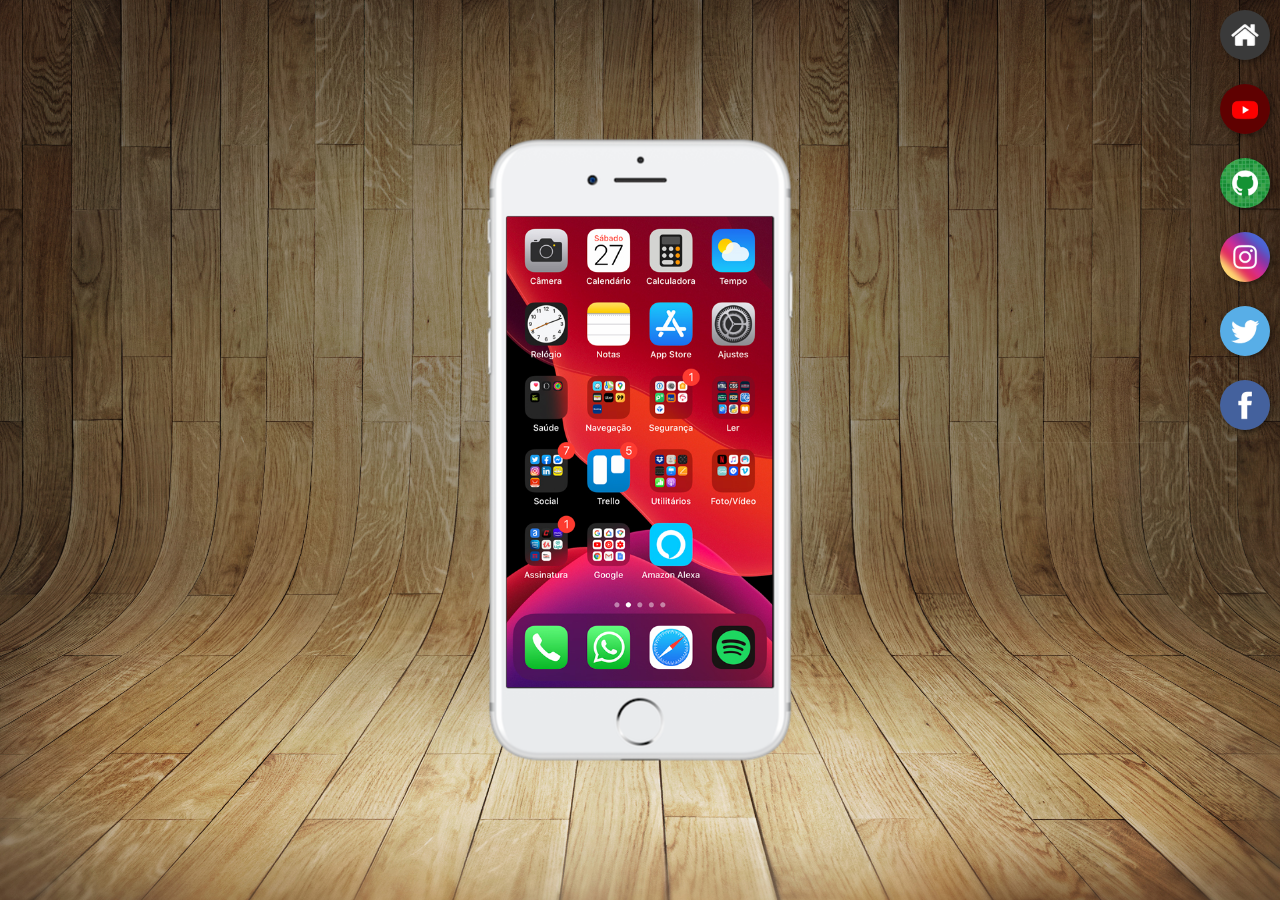
<file: index.html>
<!DOCTYPE html>
<html lang="pt-br">

<head>
    <meta charset="UTF-8">
    <meta name="viewport" content="width=device-width, initial-scale=1.0">

    <link rel="shortcut icon" href="imagens/favicon.ico" type="image/x-icon">

    <link rel="stylesheet" href="estilos/style.css">

    <title>Projeto Social</title>

</head>

<body>
    <main>
        <section id="telefone">
            <iframe src="home.html" name="tela" id="tela" frameborder="0"></iframe>
        </section>
        <section id="redes-sociais">
            <a href="home.html" target="tela">
                <img src="imagens/logo-home.jpg" alt="Home">
            </a><br>
            <a href="youtube.html" target="tela">
                <img src="imagens/logo-youtube.jpg" alt="Youtube">
            </a><br>
            <a href="github.html" target="tela">
                <img src="imagens/logo-github.jpg" alt="Github">
            </a><br>
            <a href="instagram.html" target="tela">
                <img src="imagens/logo-instagram.jpg" alt="Instagram">
            </a><br>
            <a href="twitter.html" target="tela">
                <img src="imagens/logo-twitter.jpg" alt="Twitter">
            </a><br>
            <a href="facebook.html" target="tela">
                <img src="imagens/logo-facebook.jpg" alt="Facebook">
            </a><br>
        </section>
    </main>

</body>

</html>
</file>
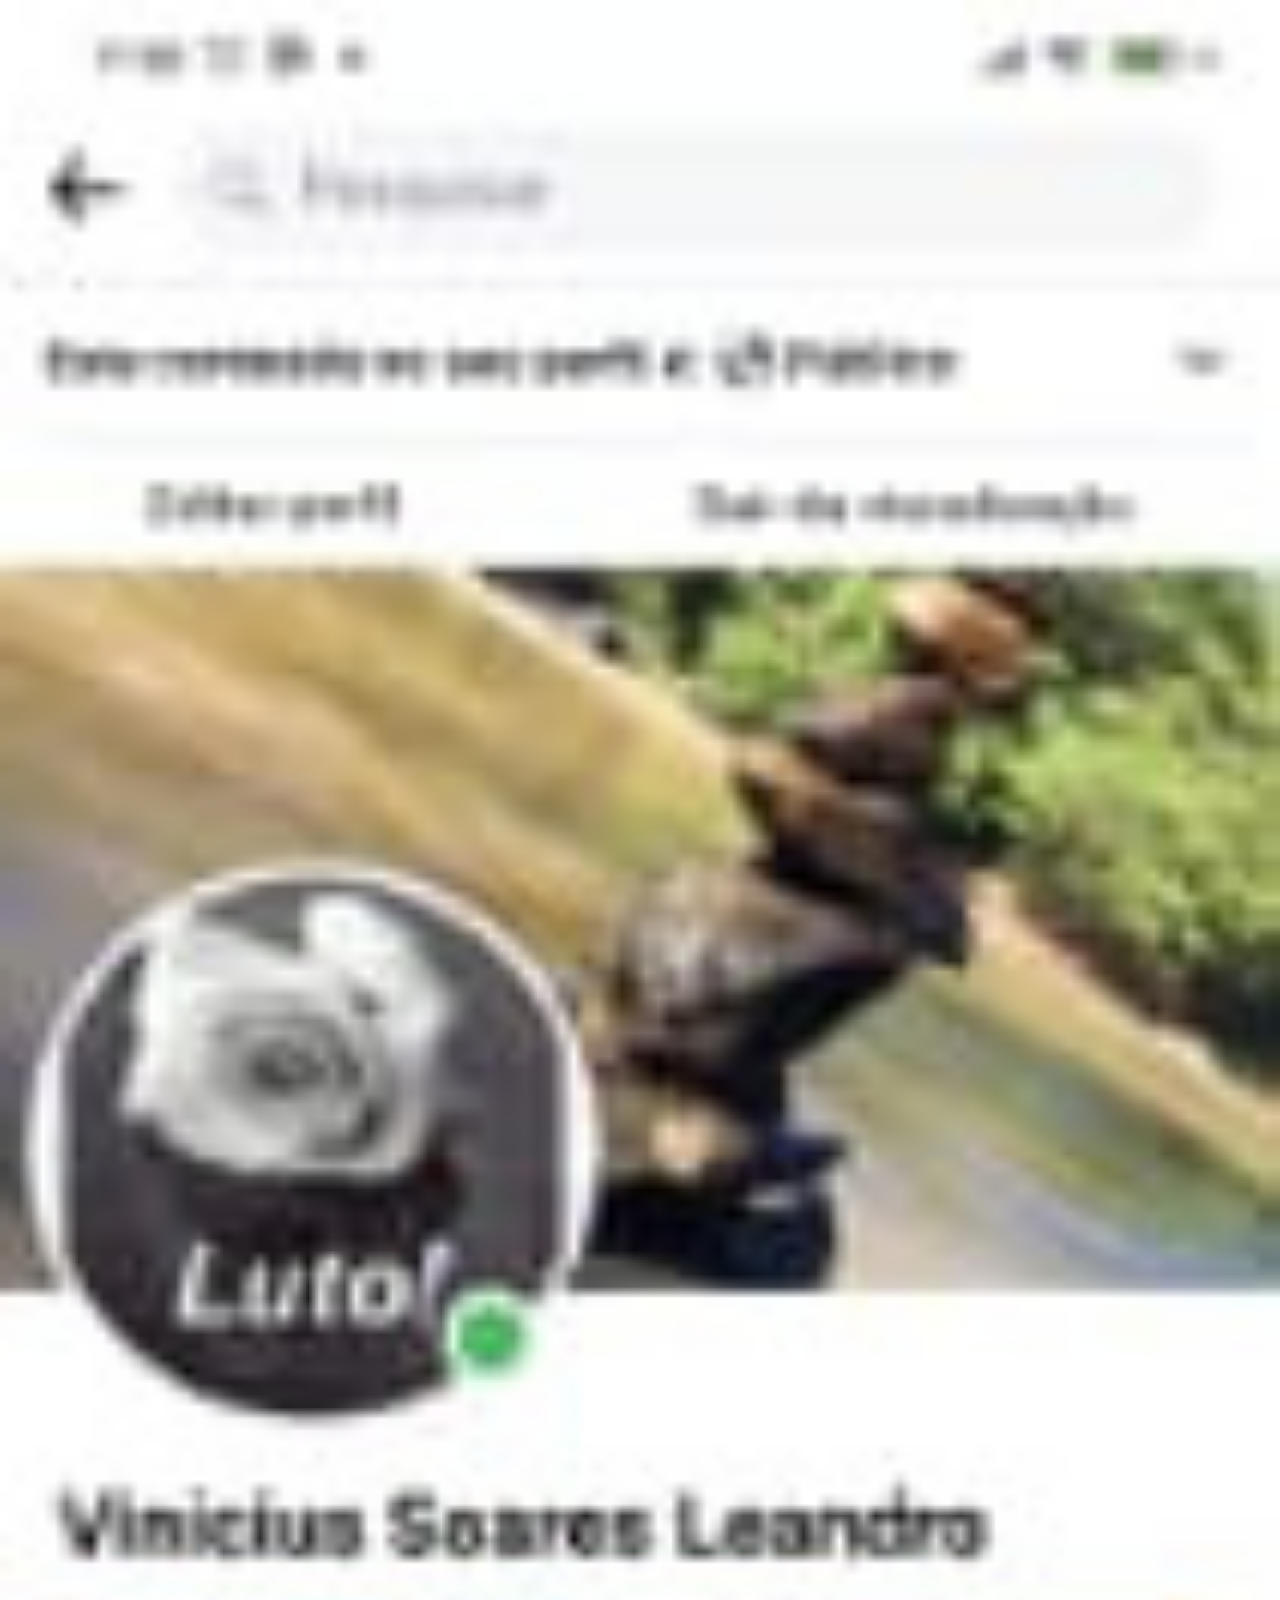
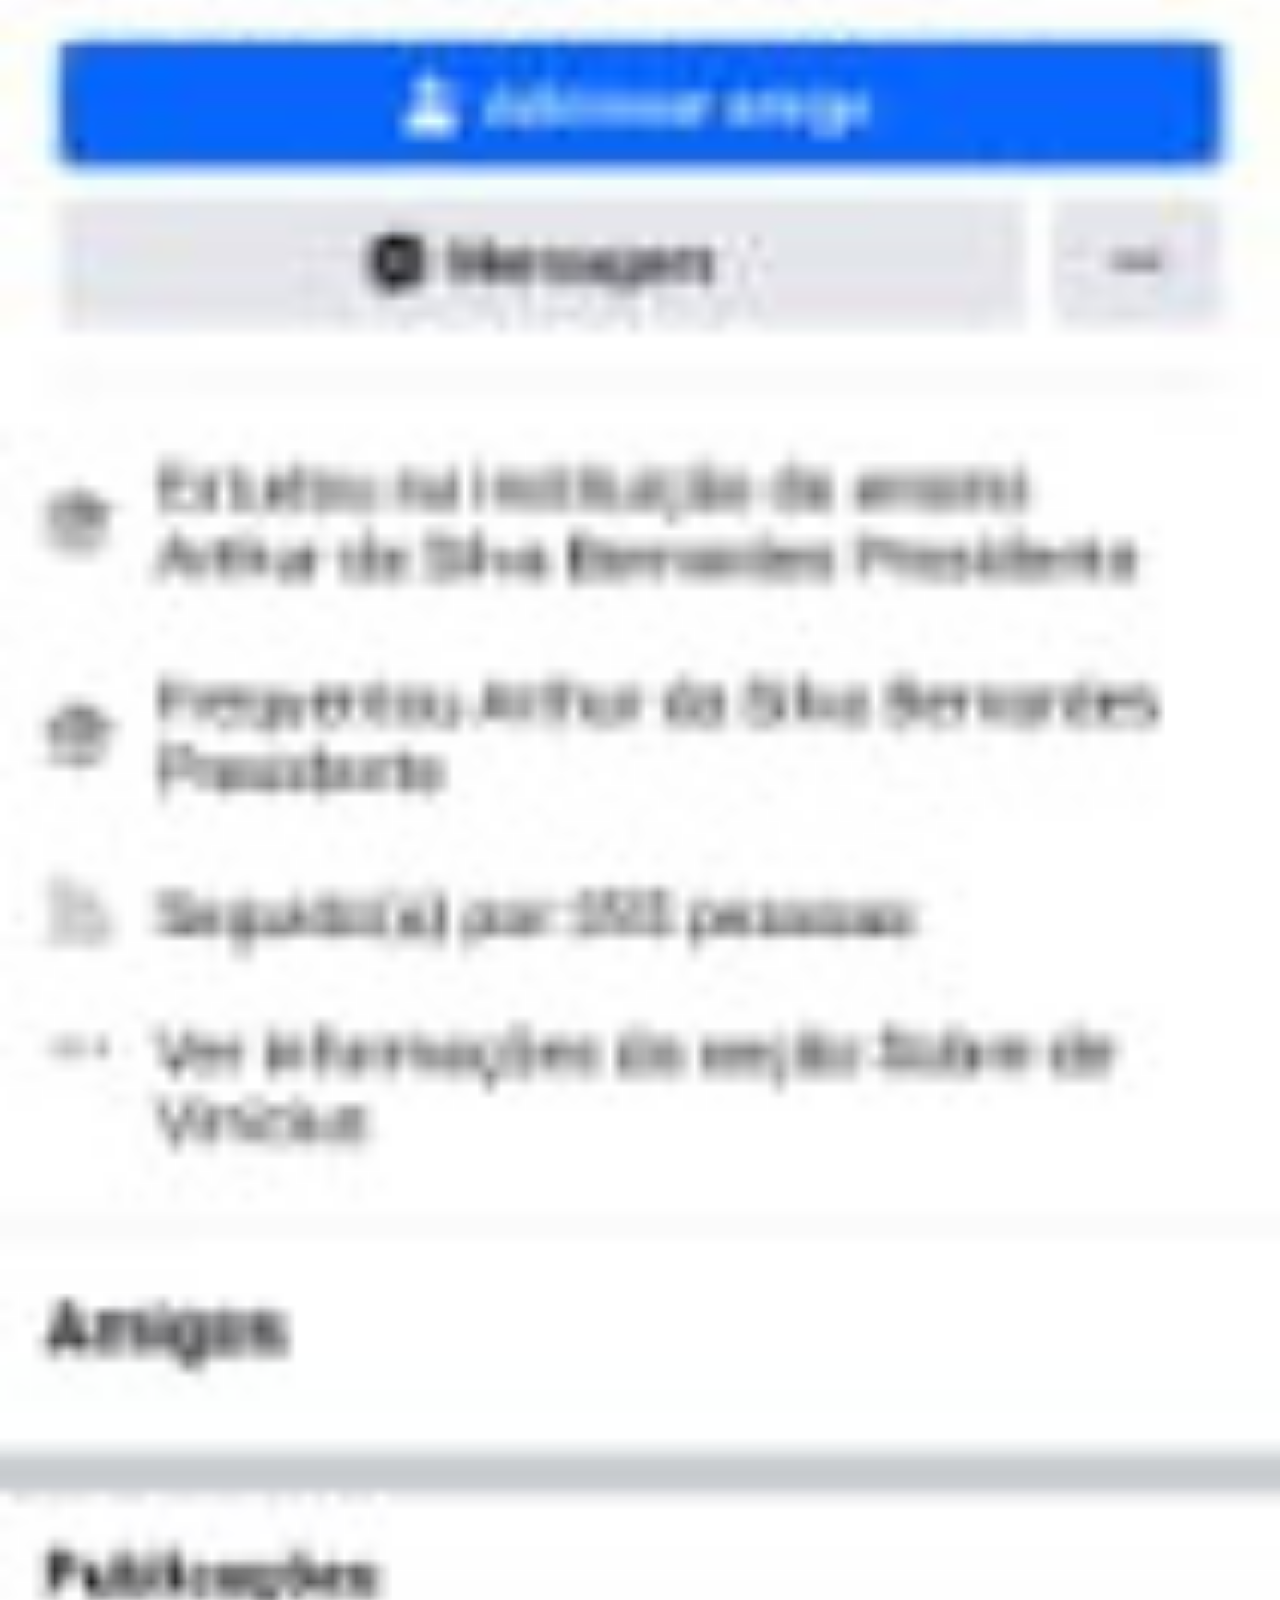
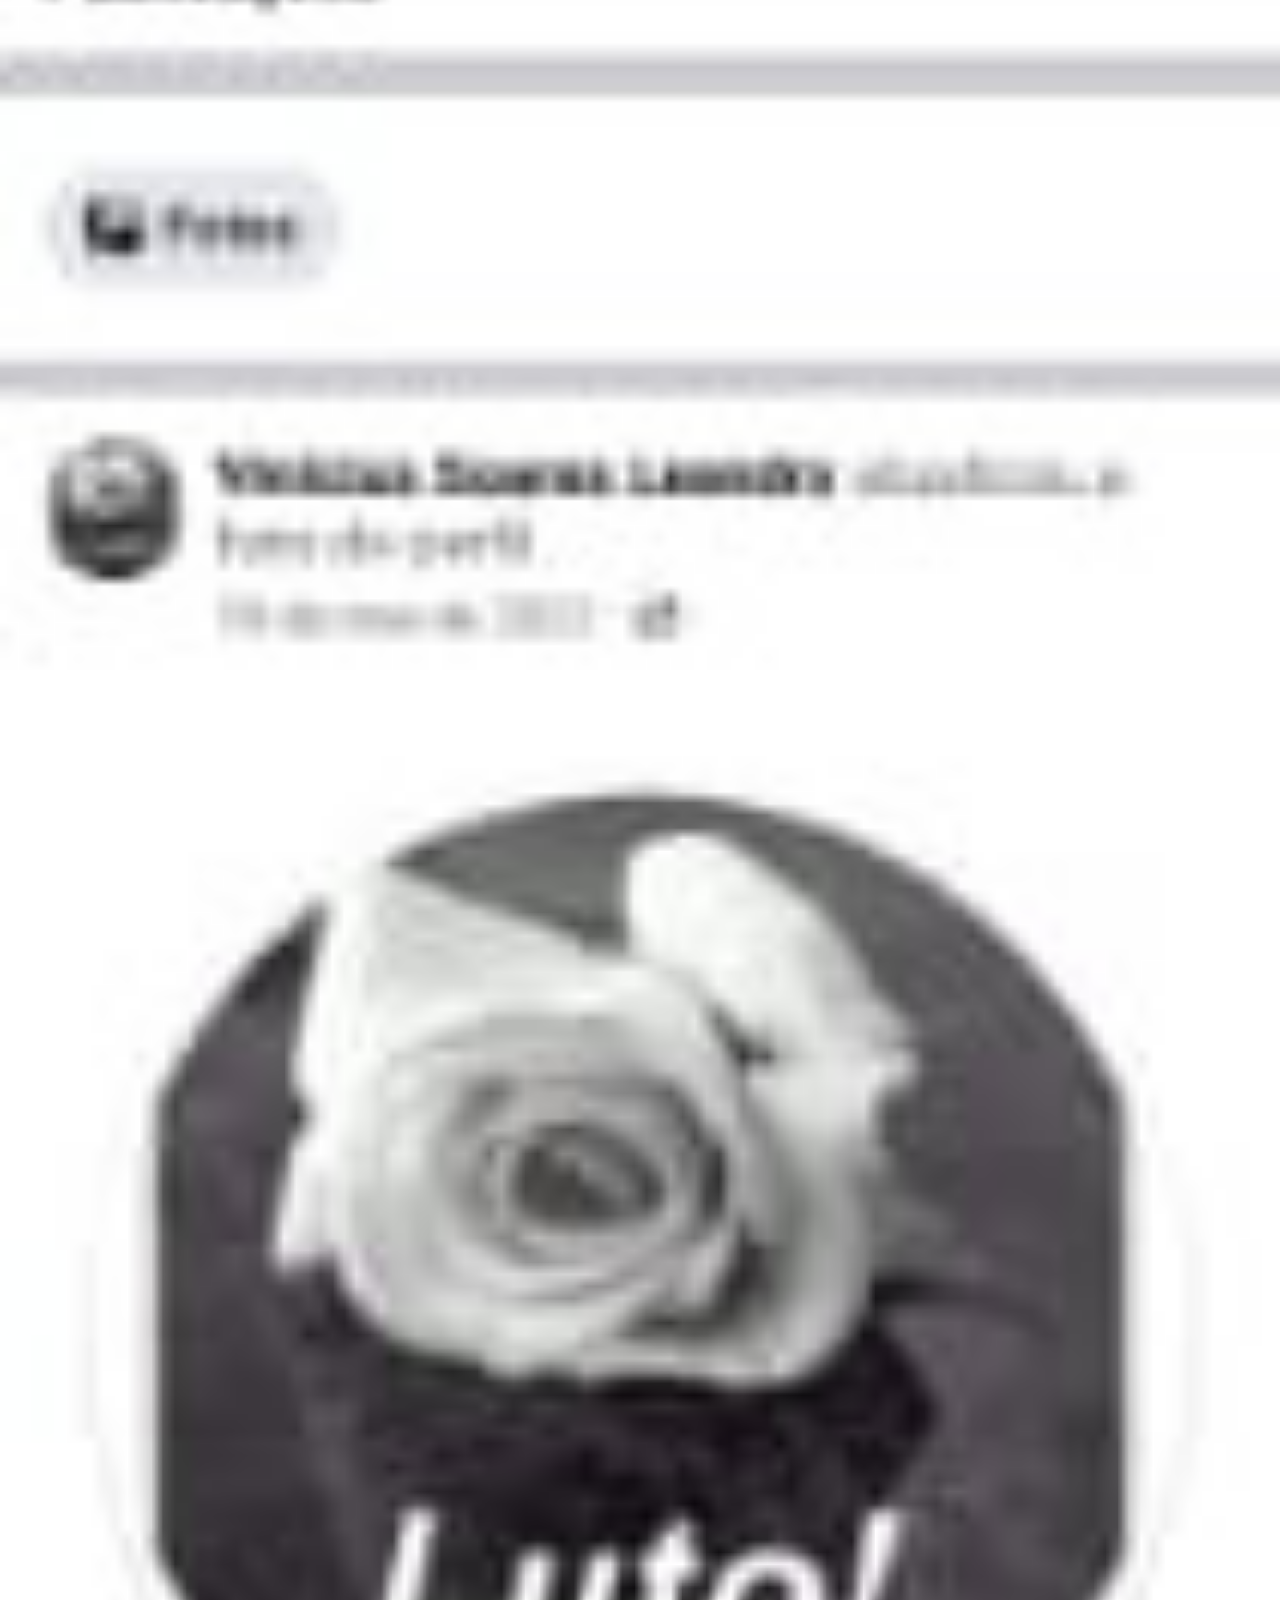
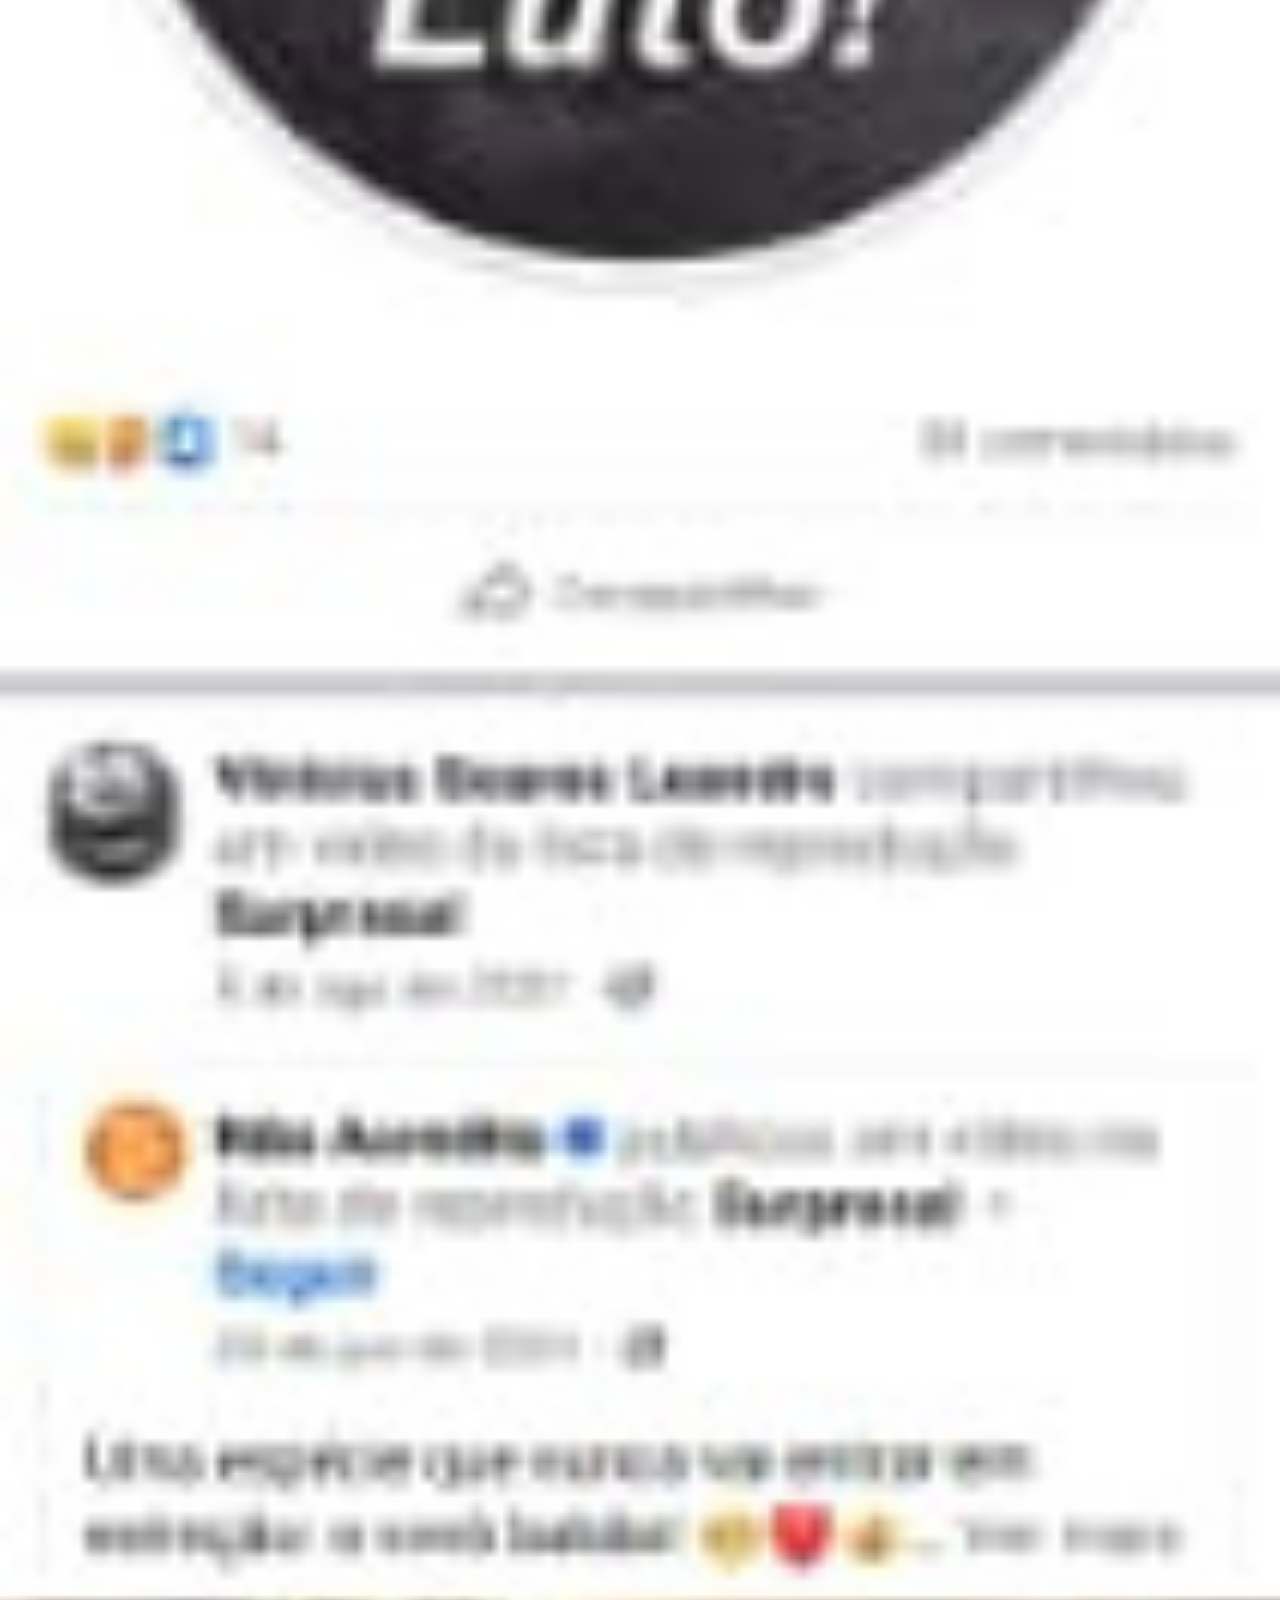
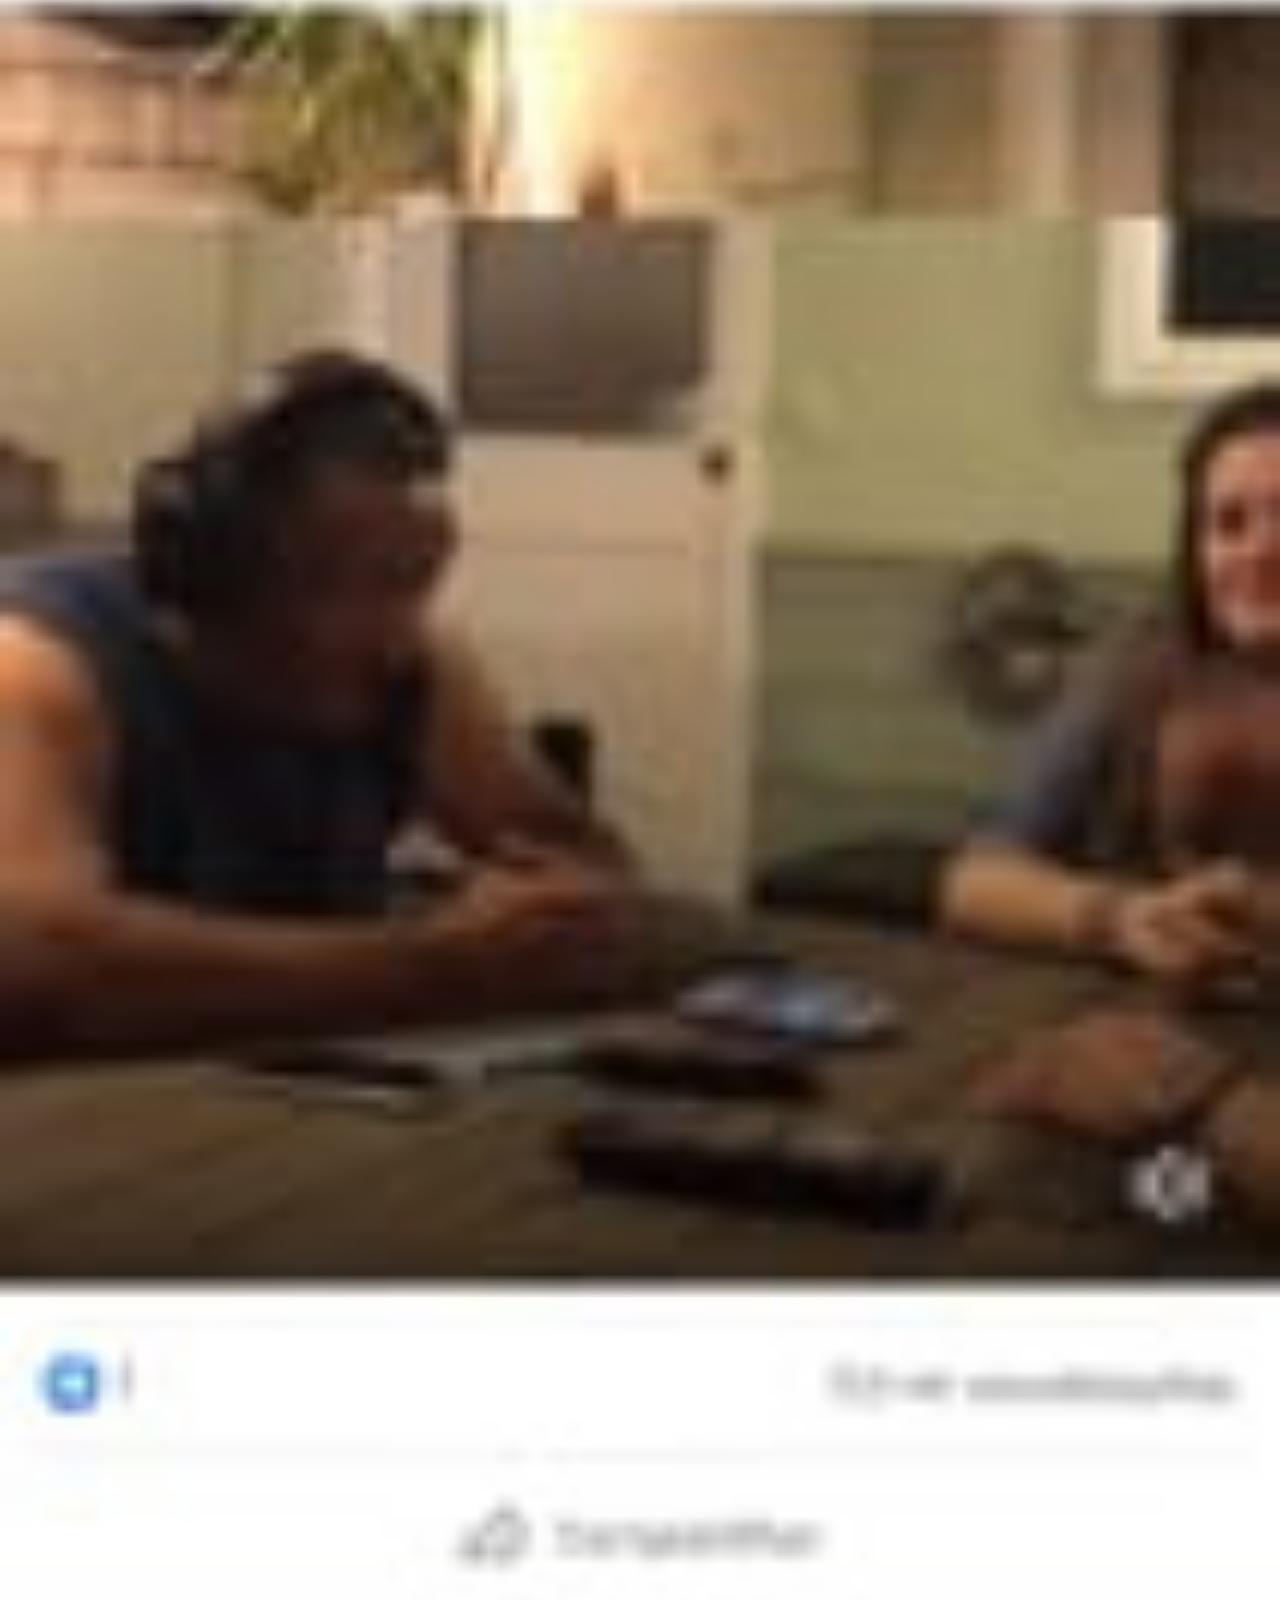
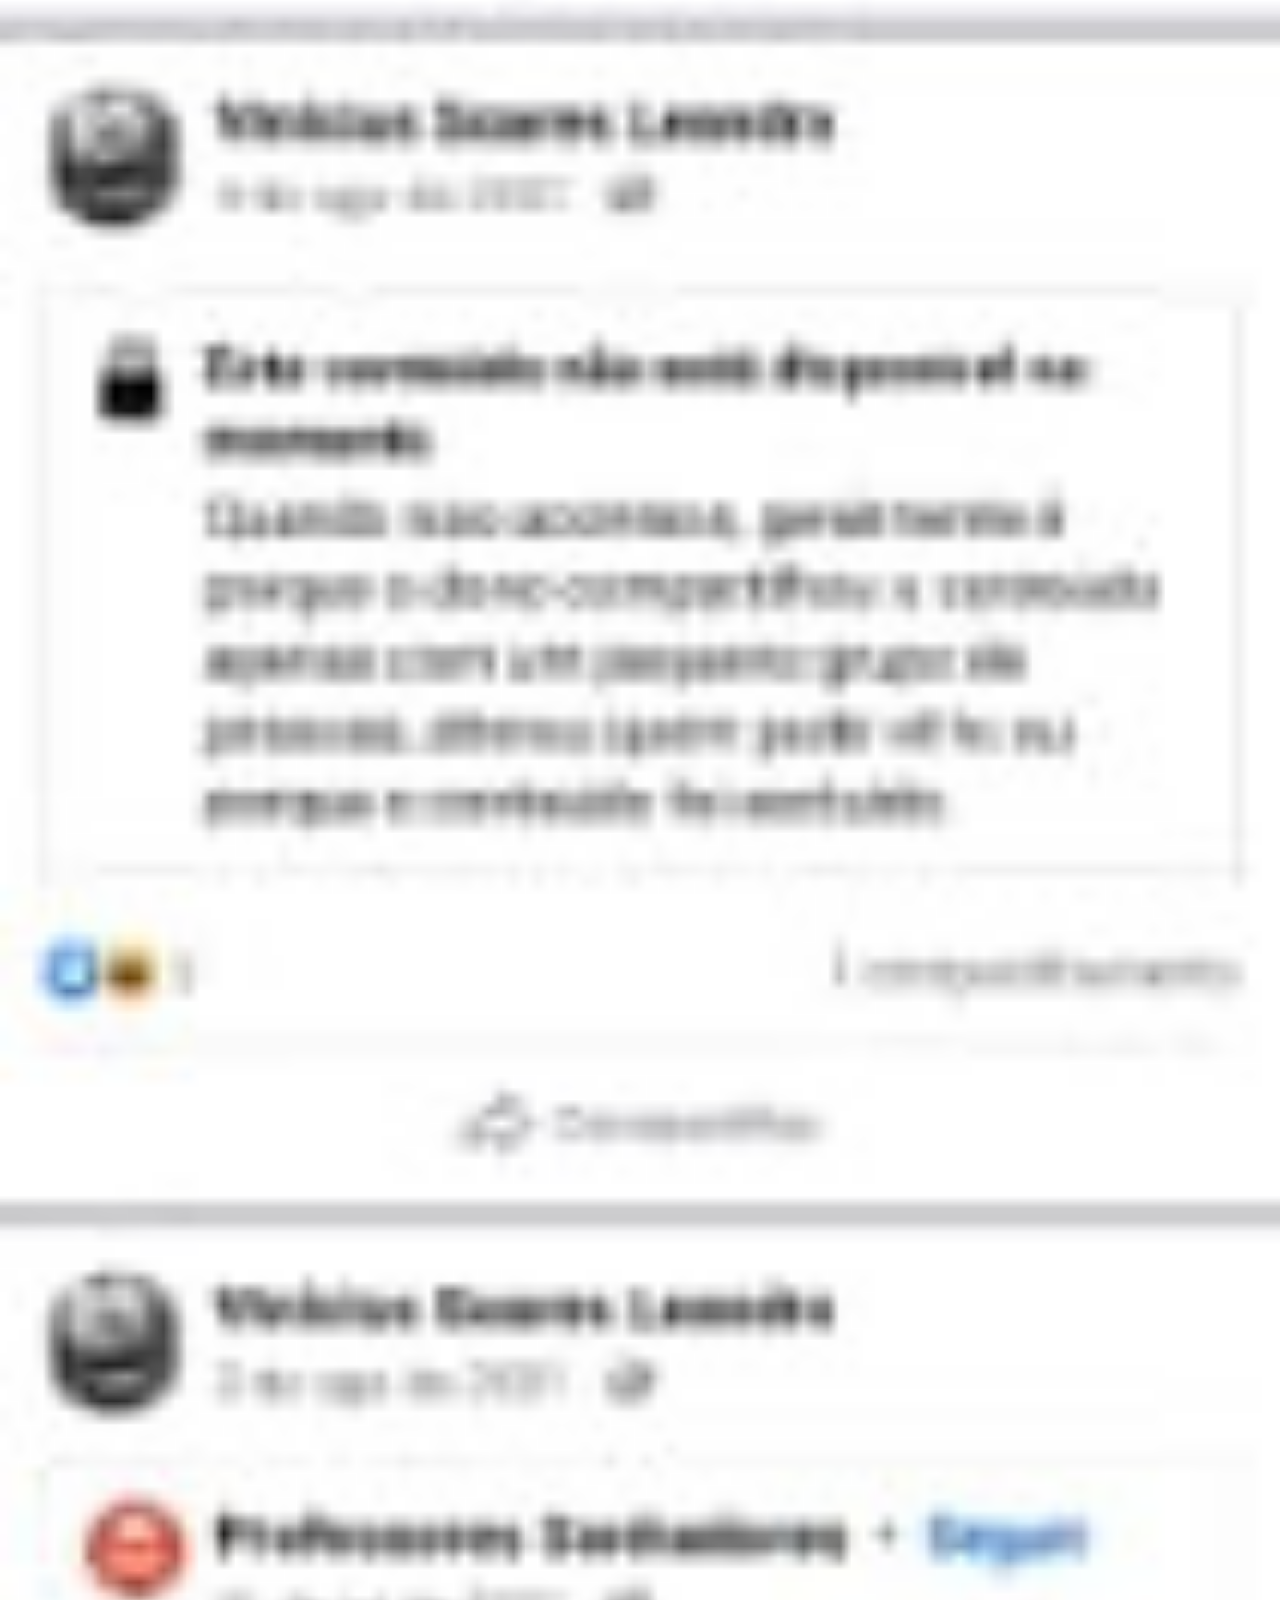
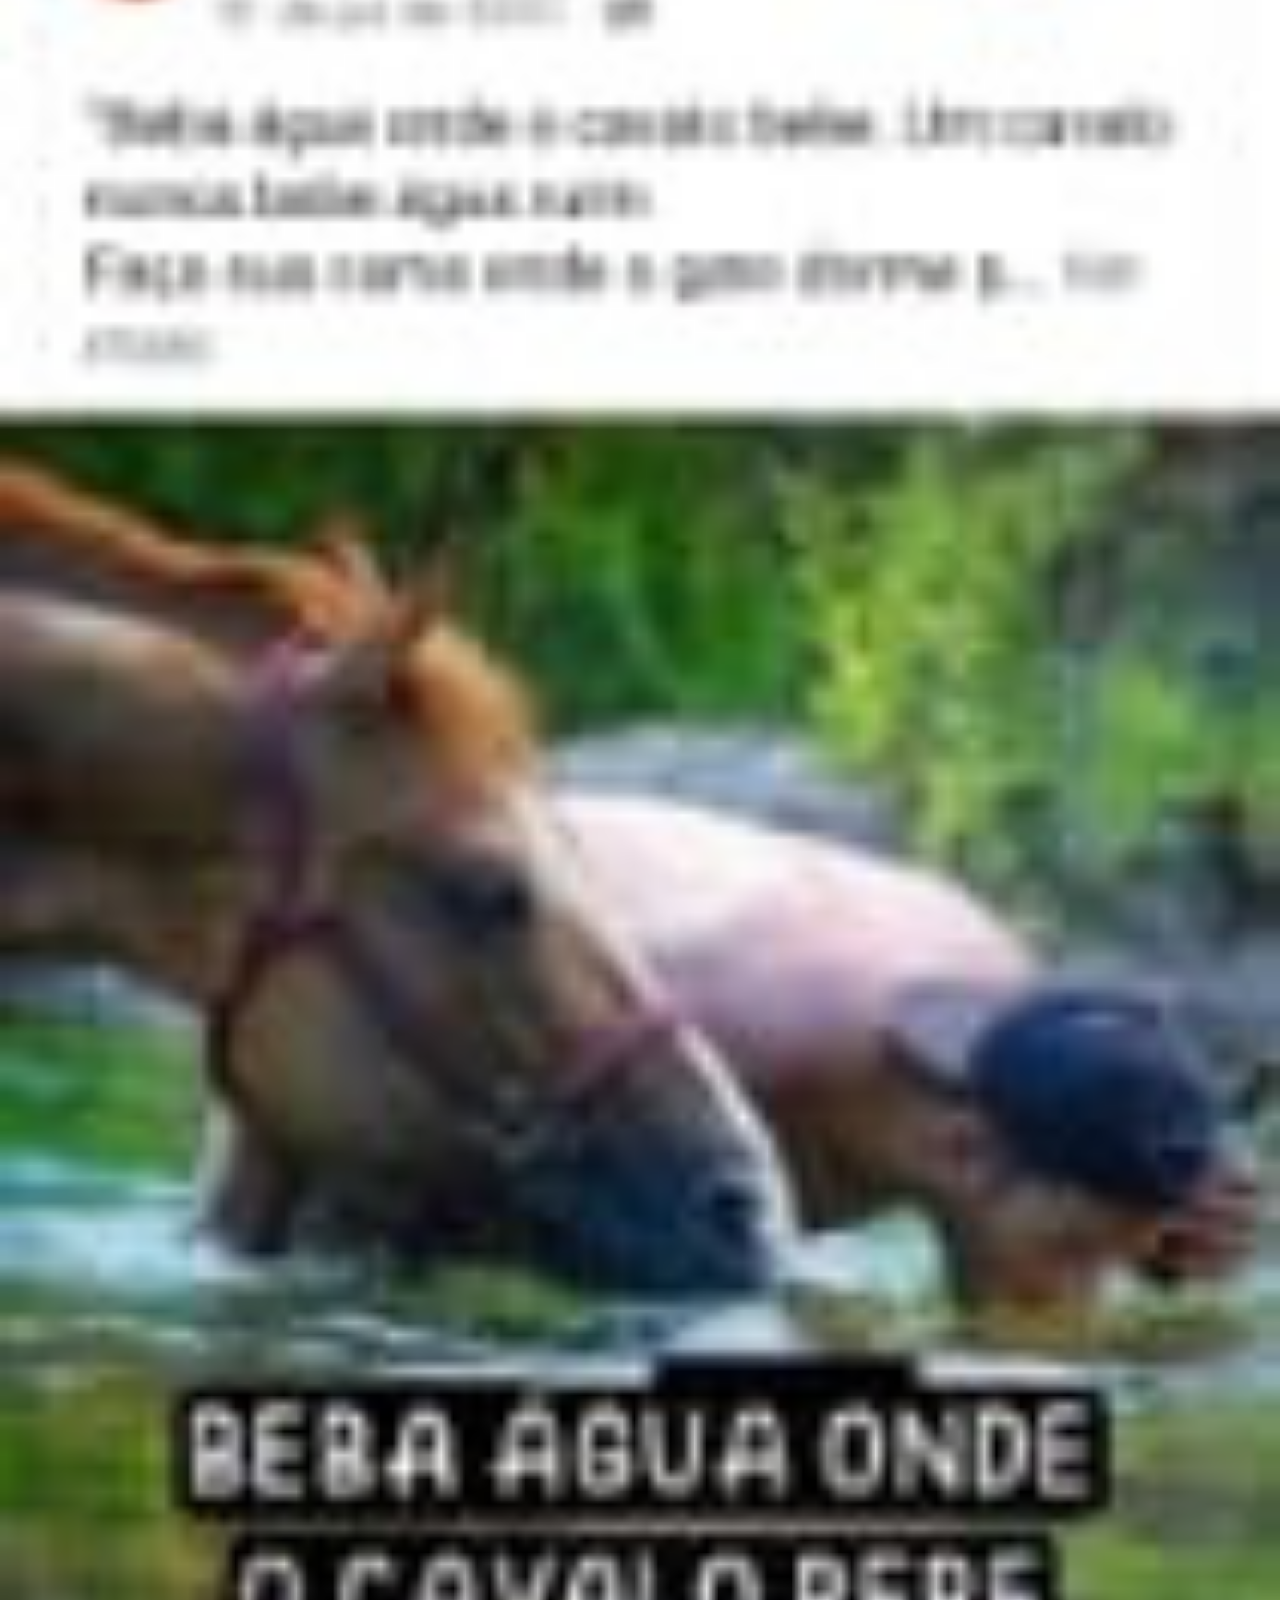
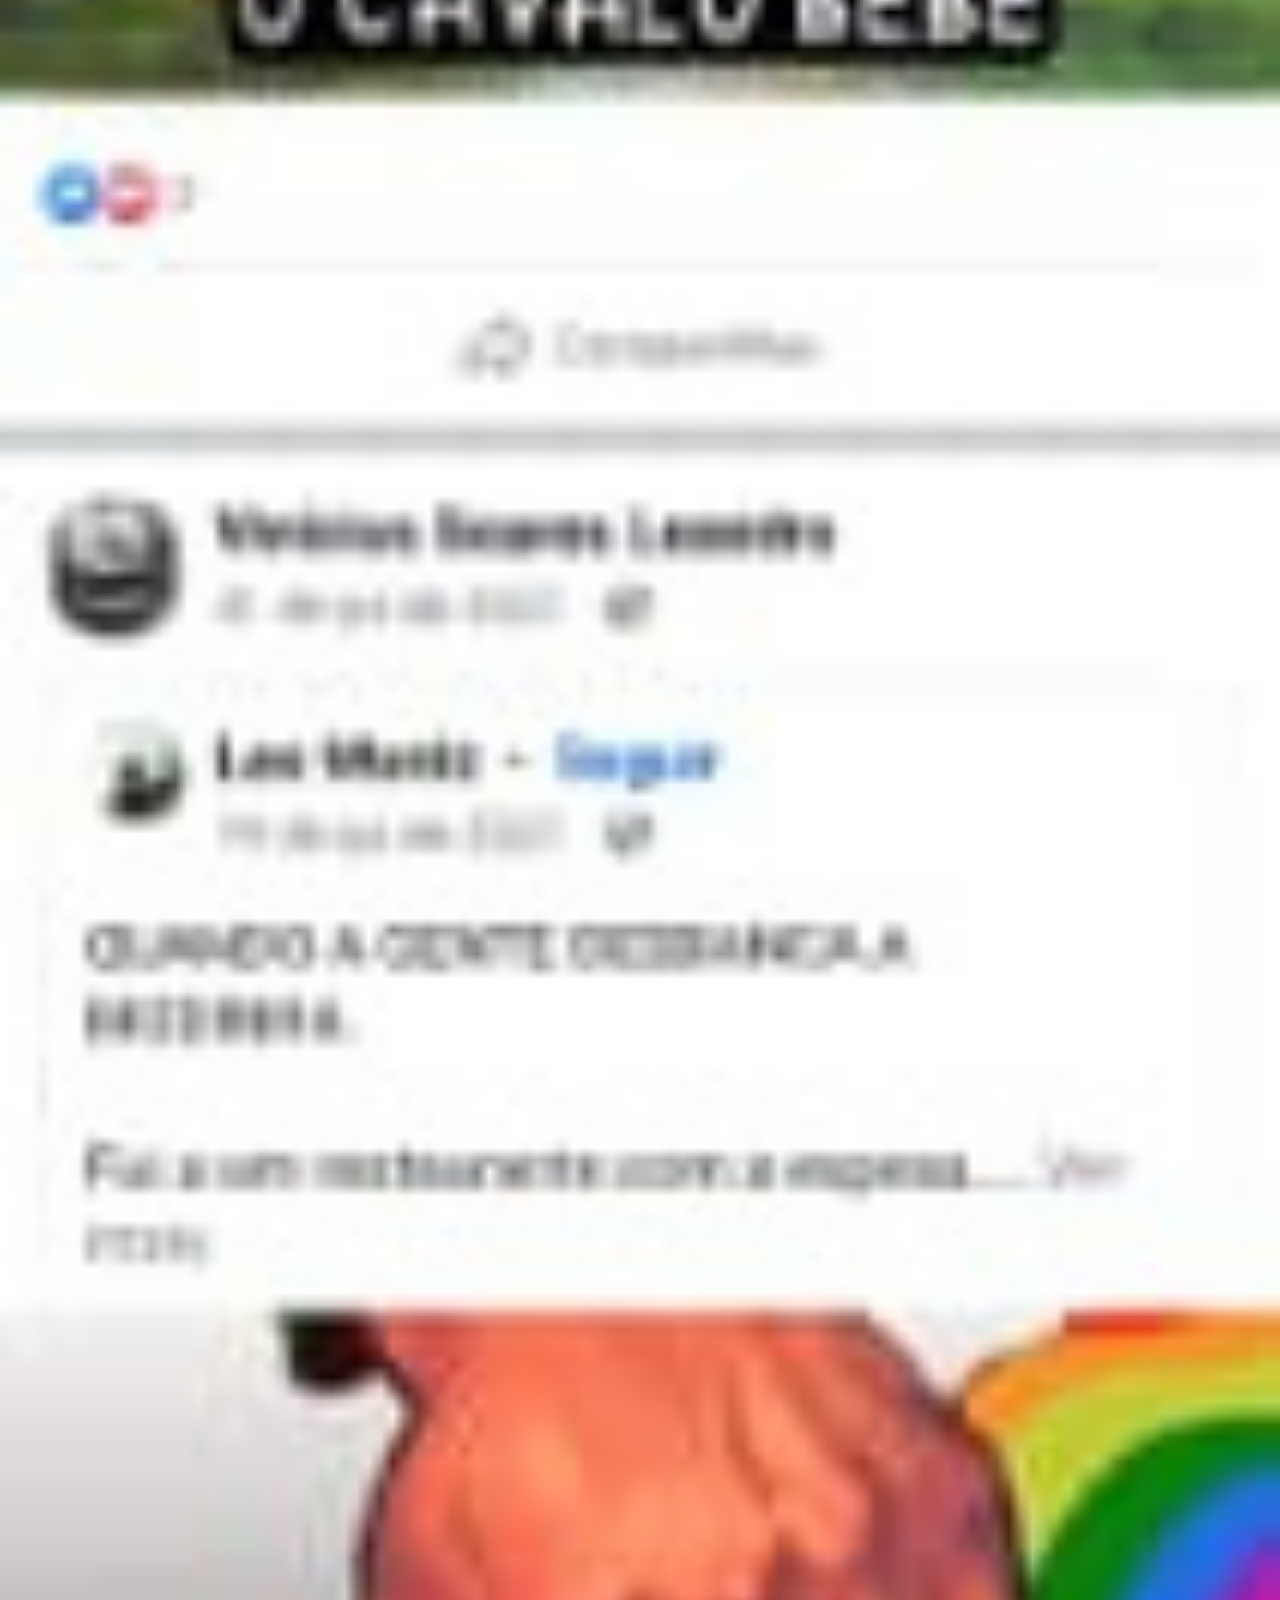
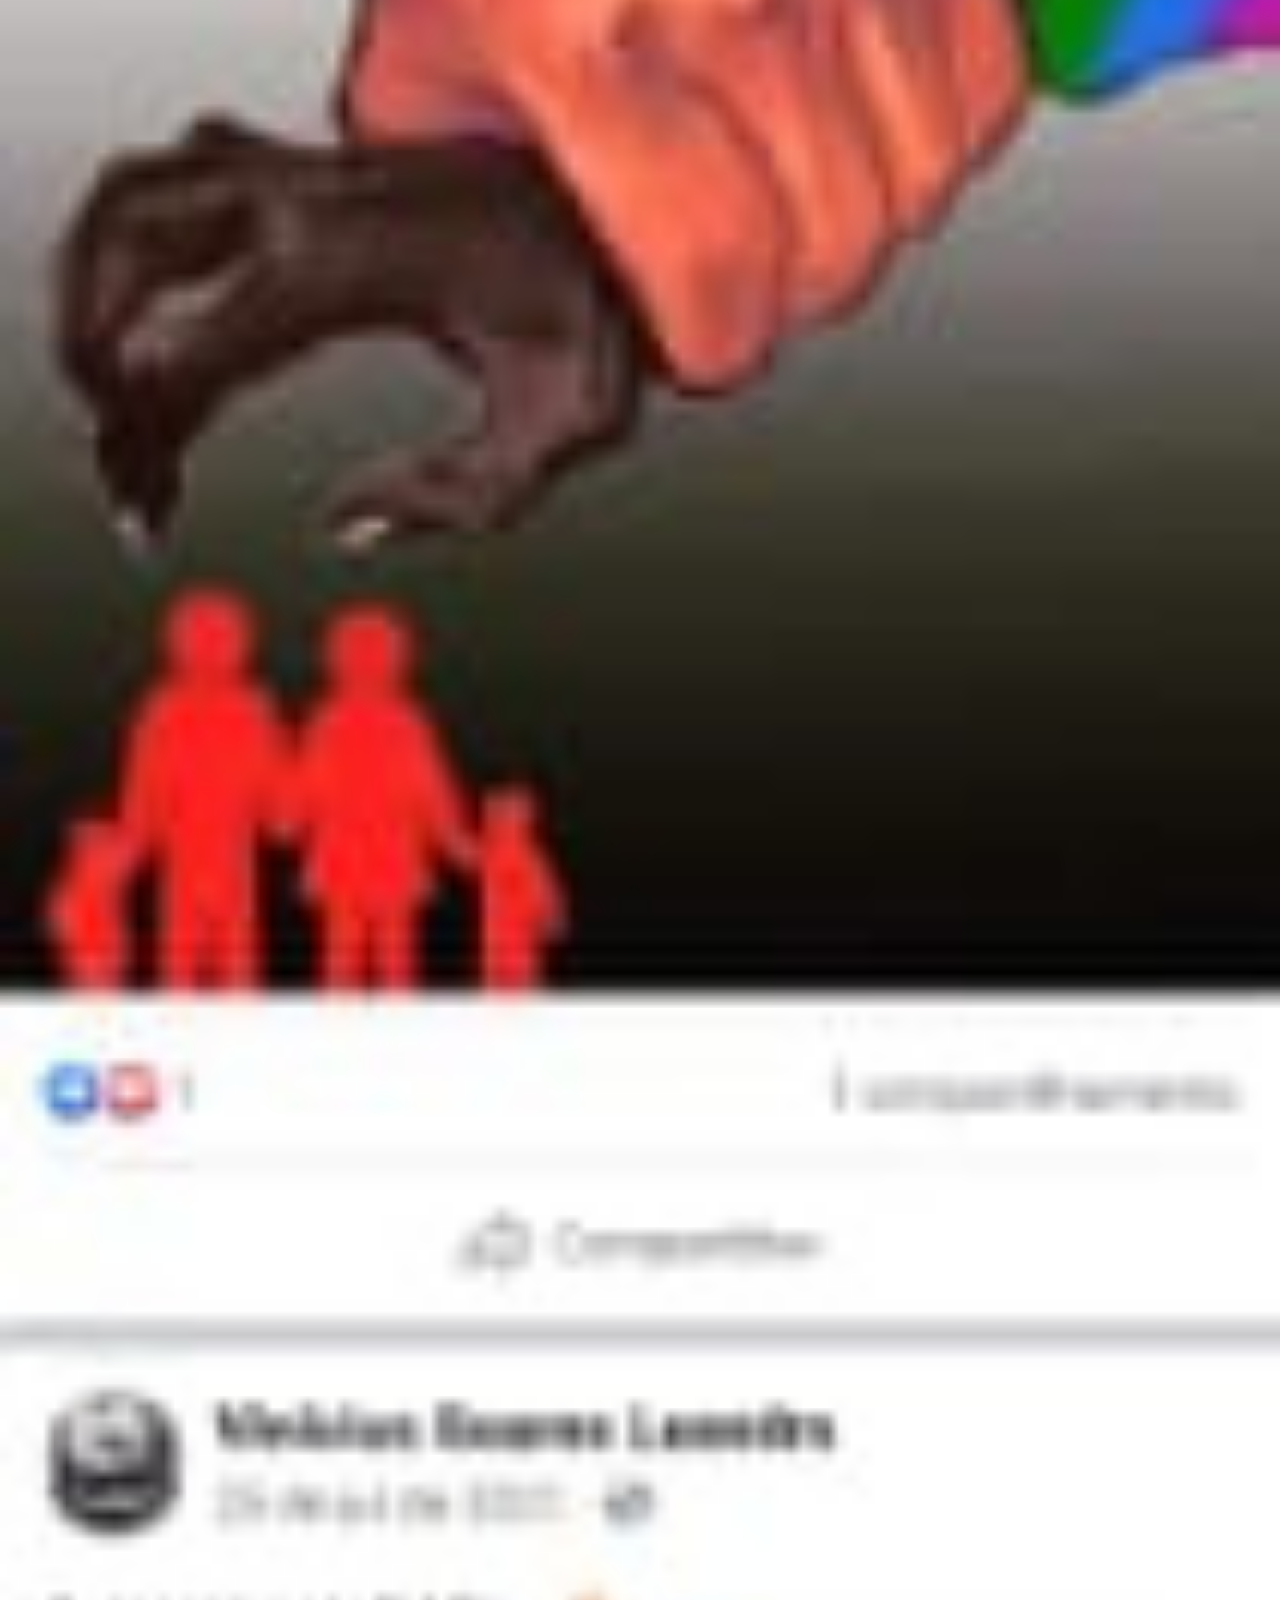
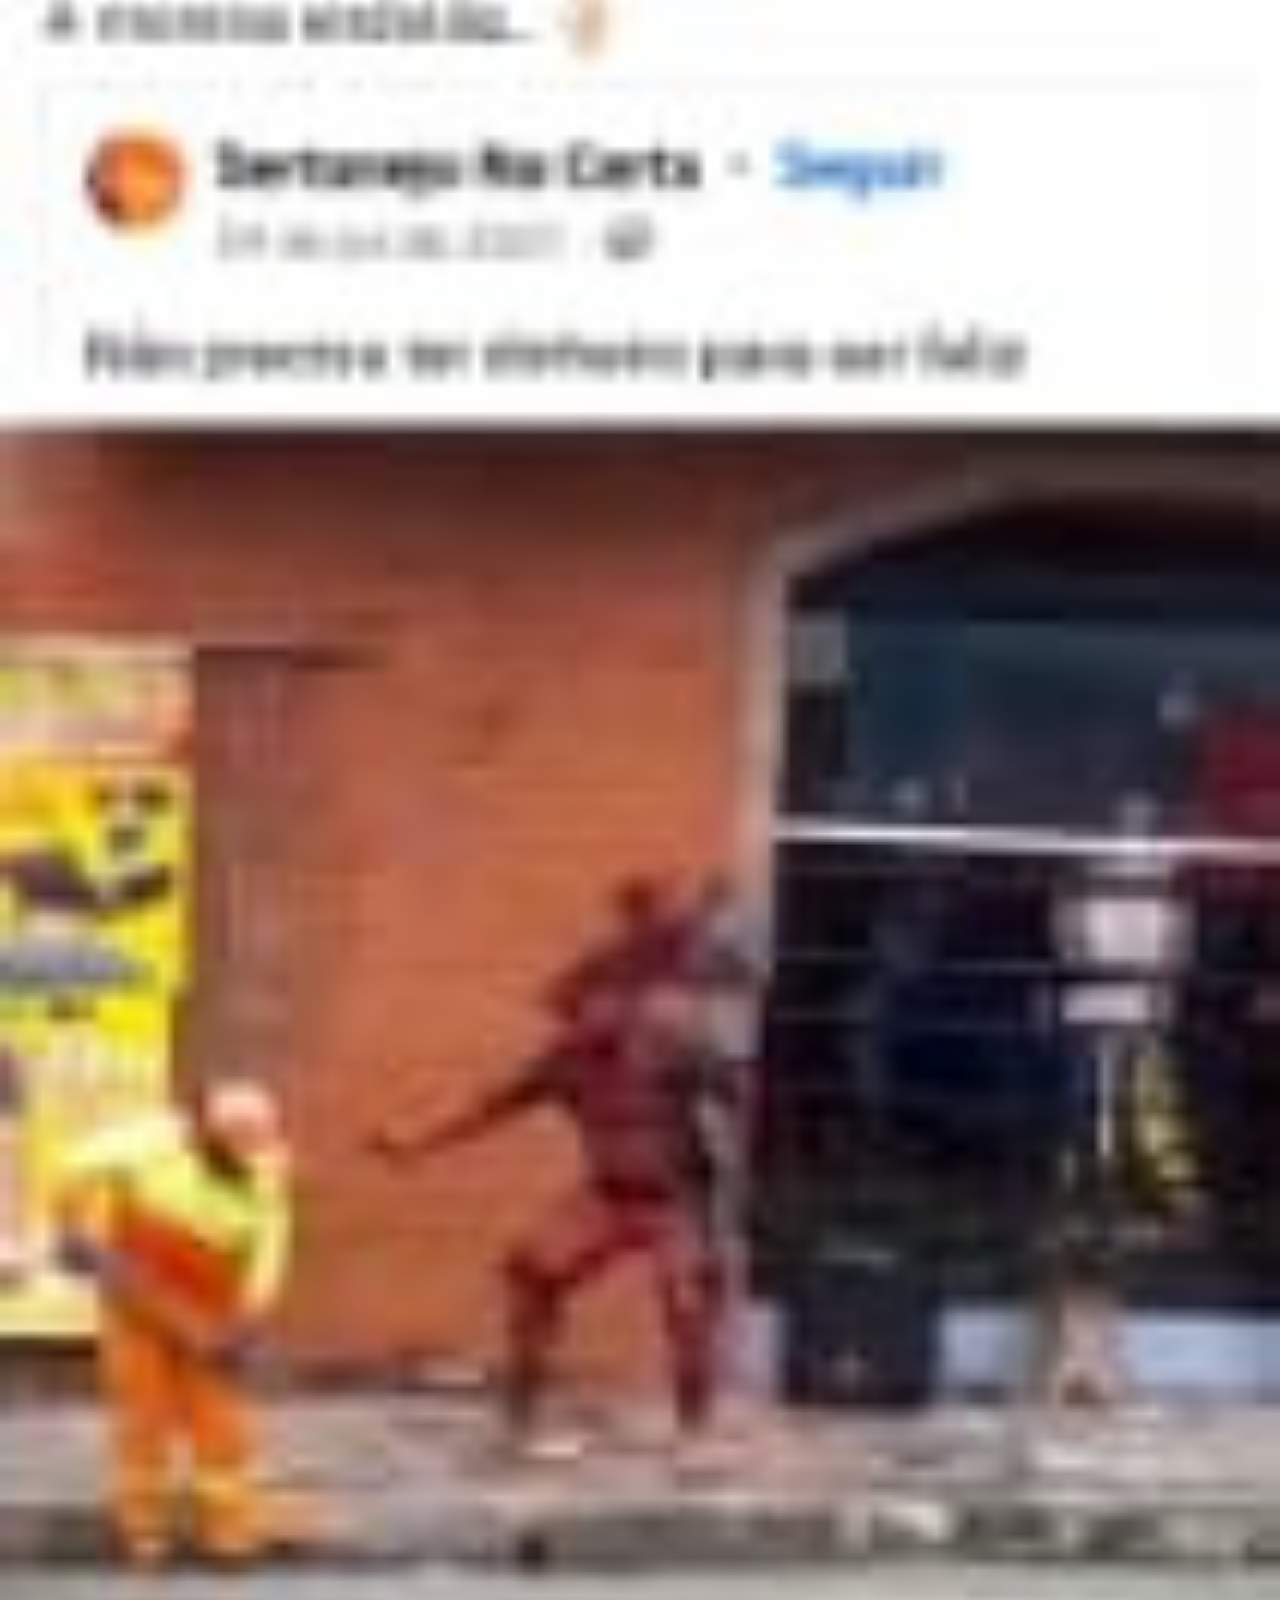
<file: facebook.html>
<!DOCTYPE html>
<html lang="pt-br">

<head>
    <meta charset="UTF-8">
    <meta name="viewport" content="width=device-width, initial-scale=1.0">
    <title>Facebook</title>
    <link rel="stylesheet" href="estilos/social.css">
</head>

<body>
    <img src="imagens/tela-facebook.jpg" alt="Facebook">
    <a href="https://www.facebook.com/vsleandro/">ACESSE</a>
</body>

</html>
</file>
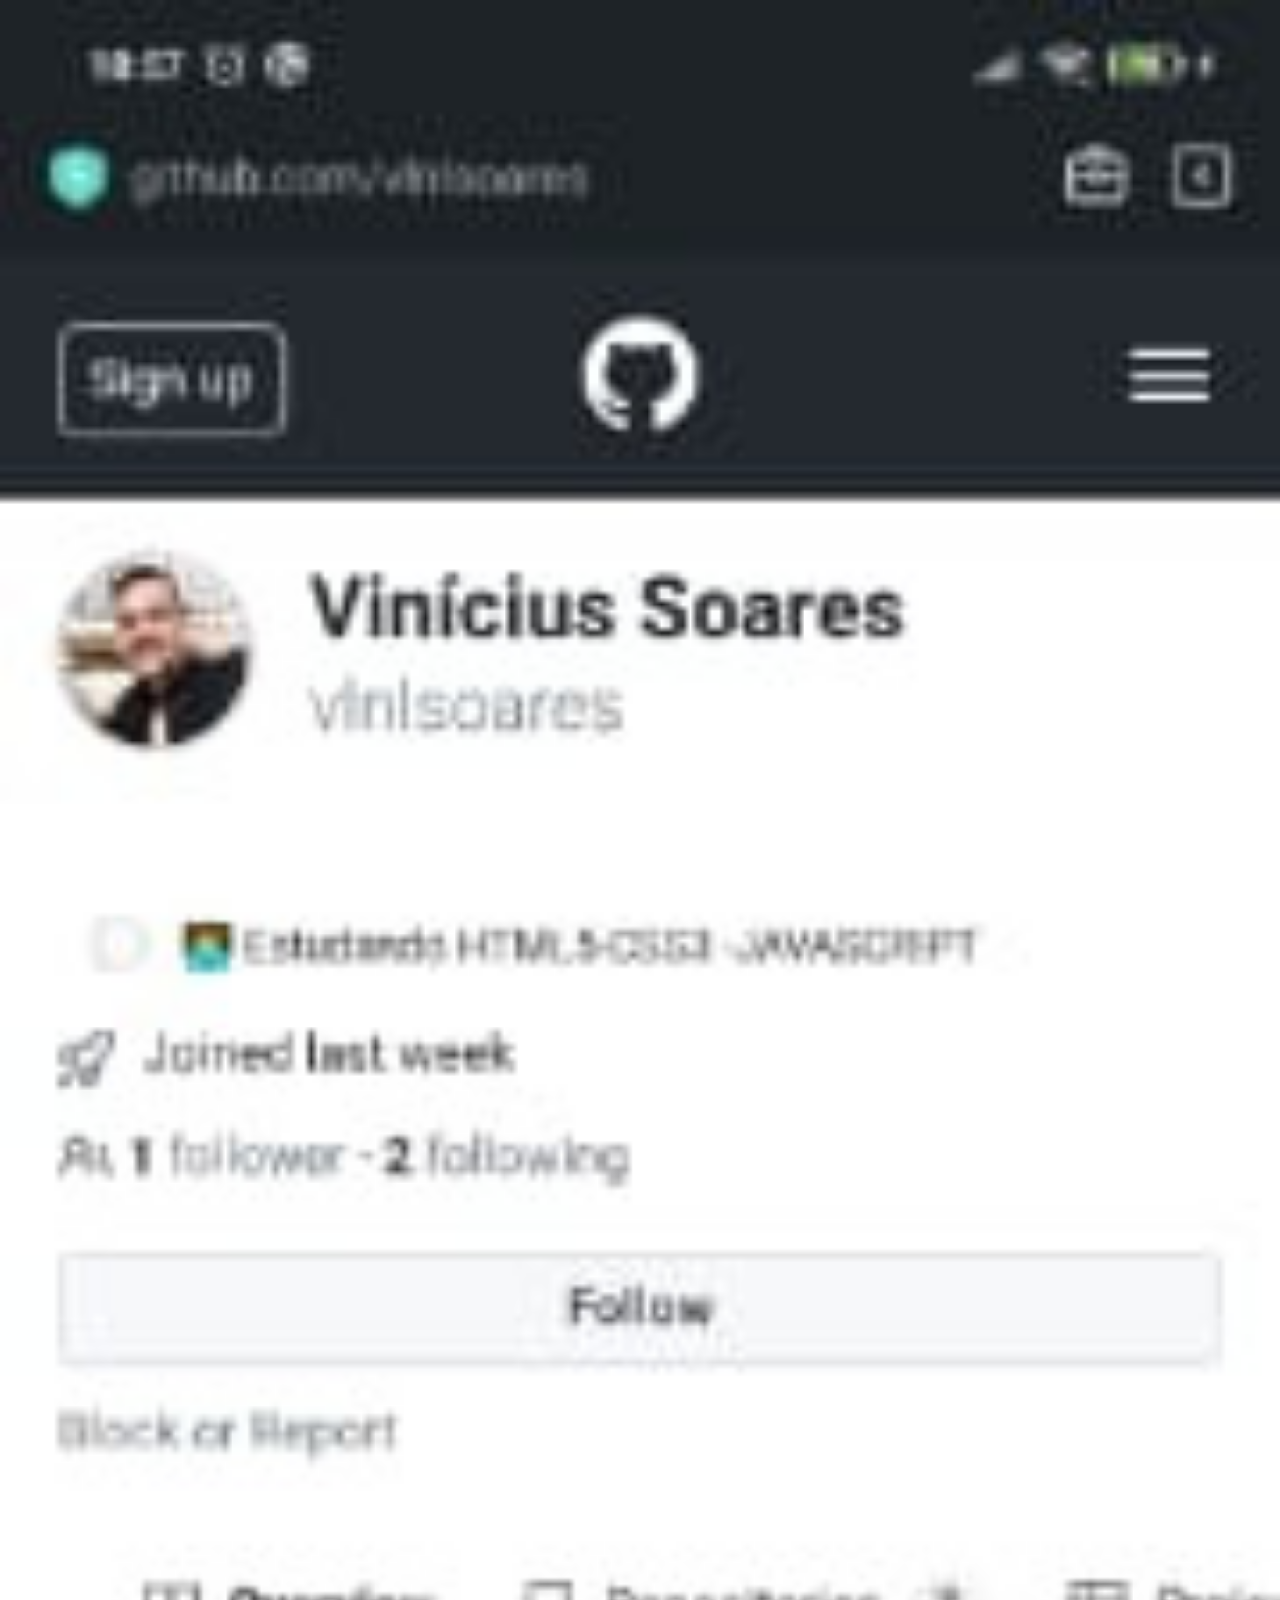
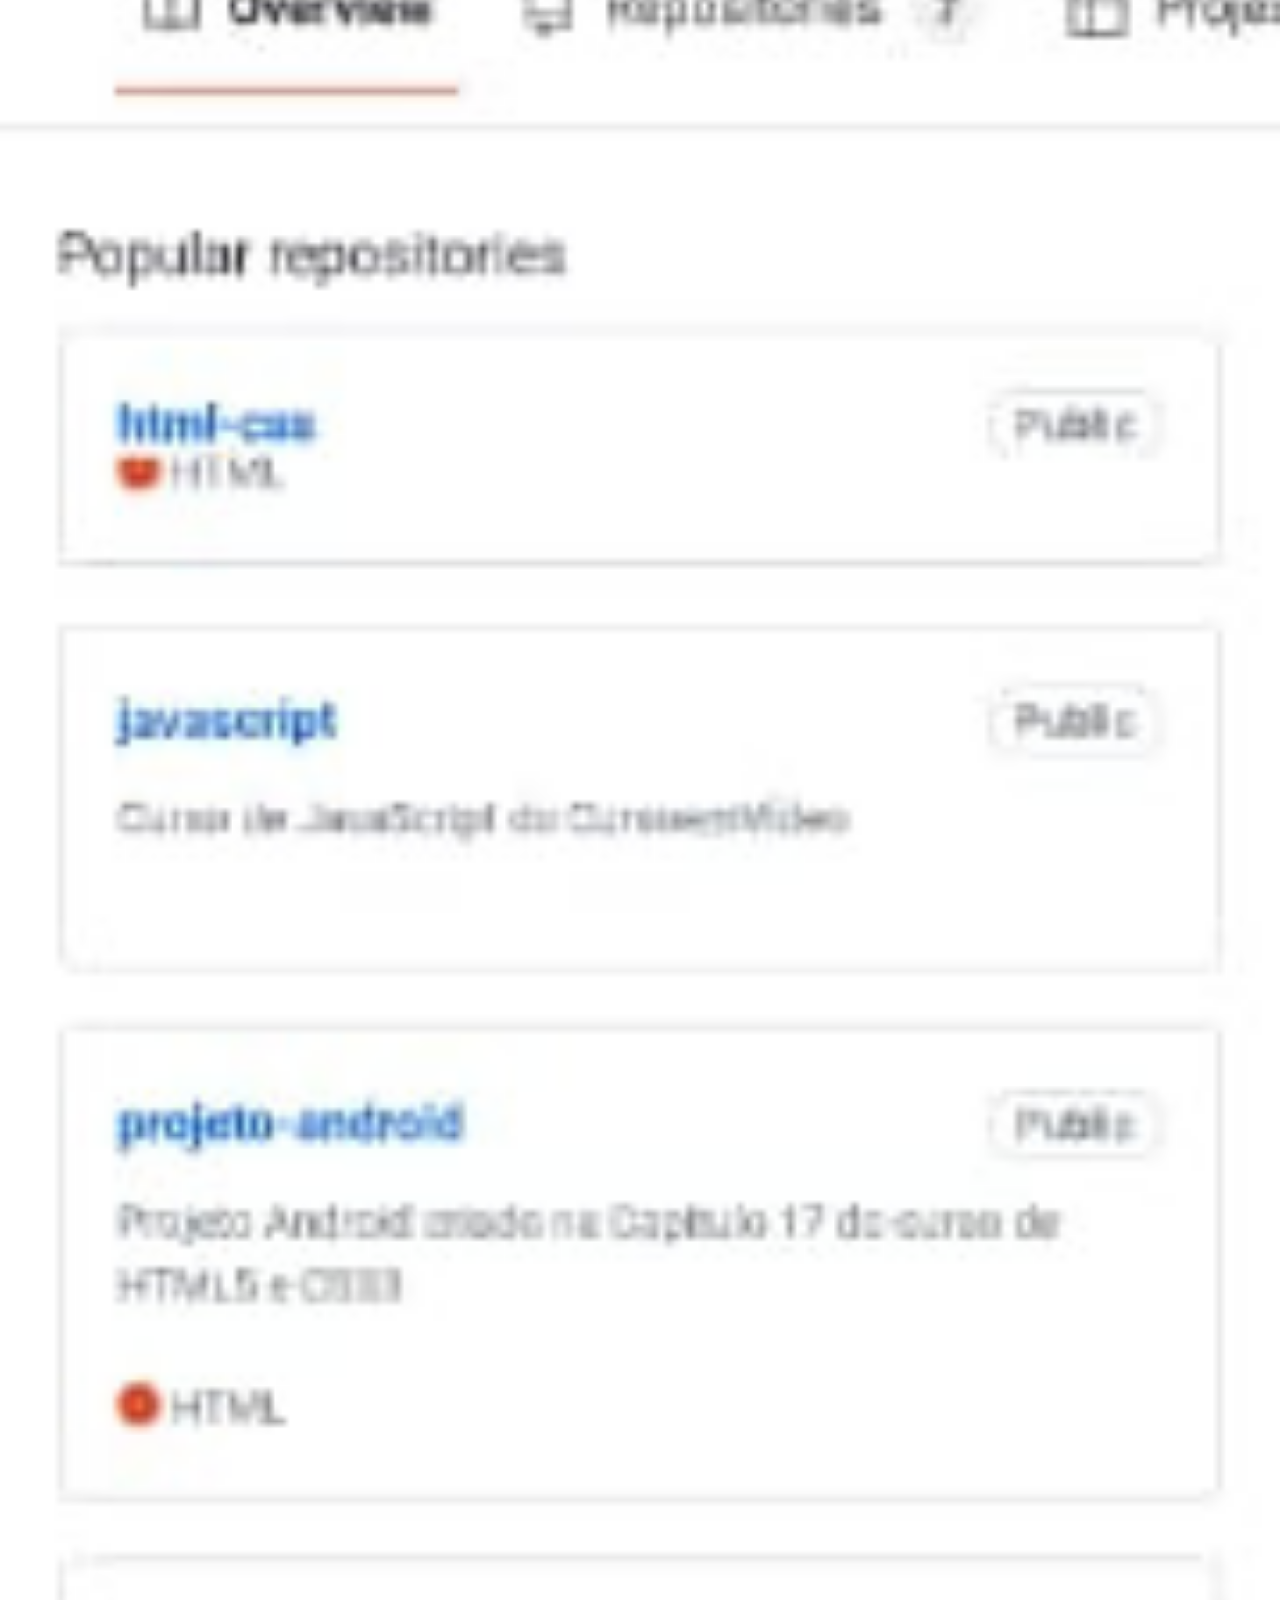
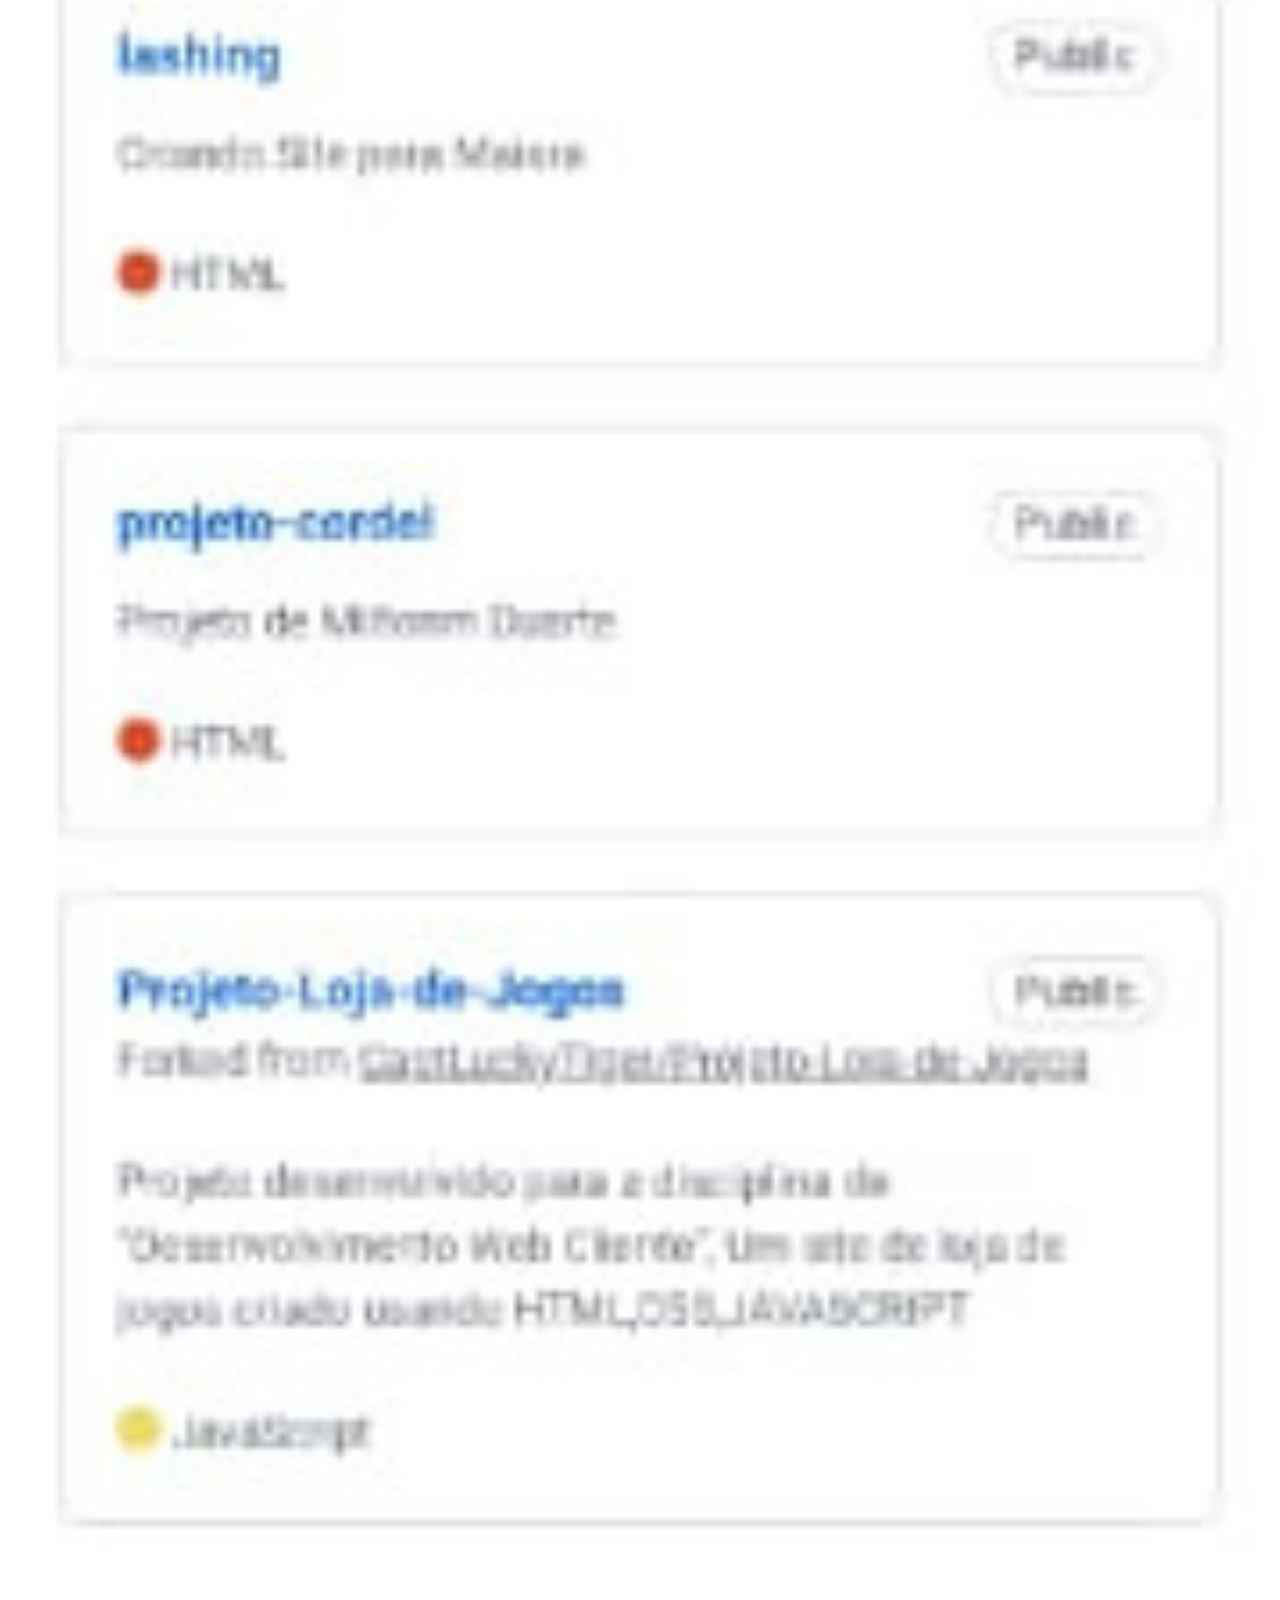
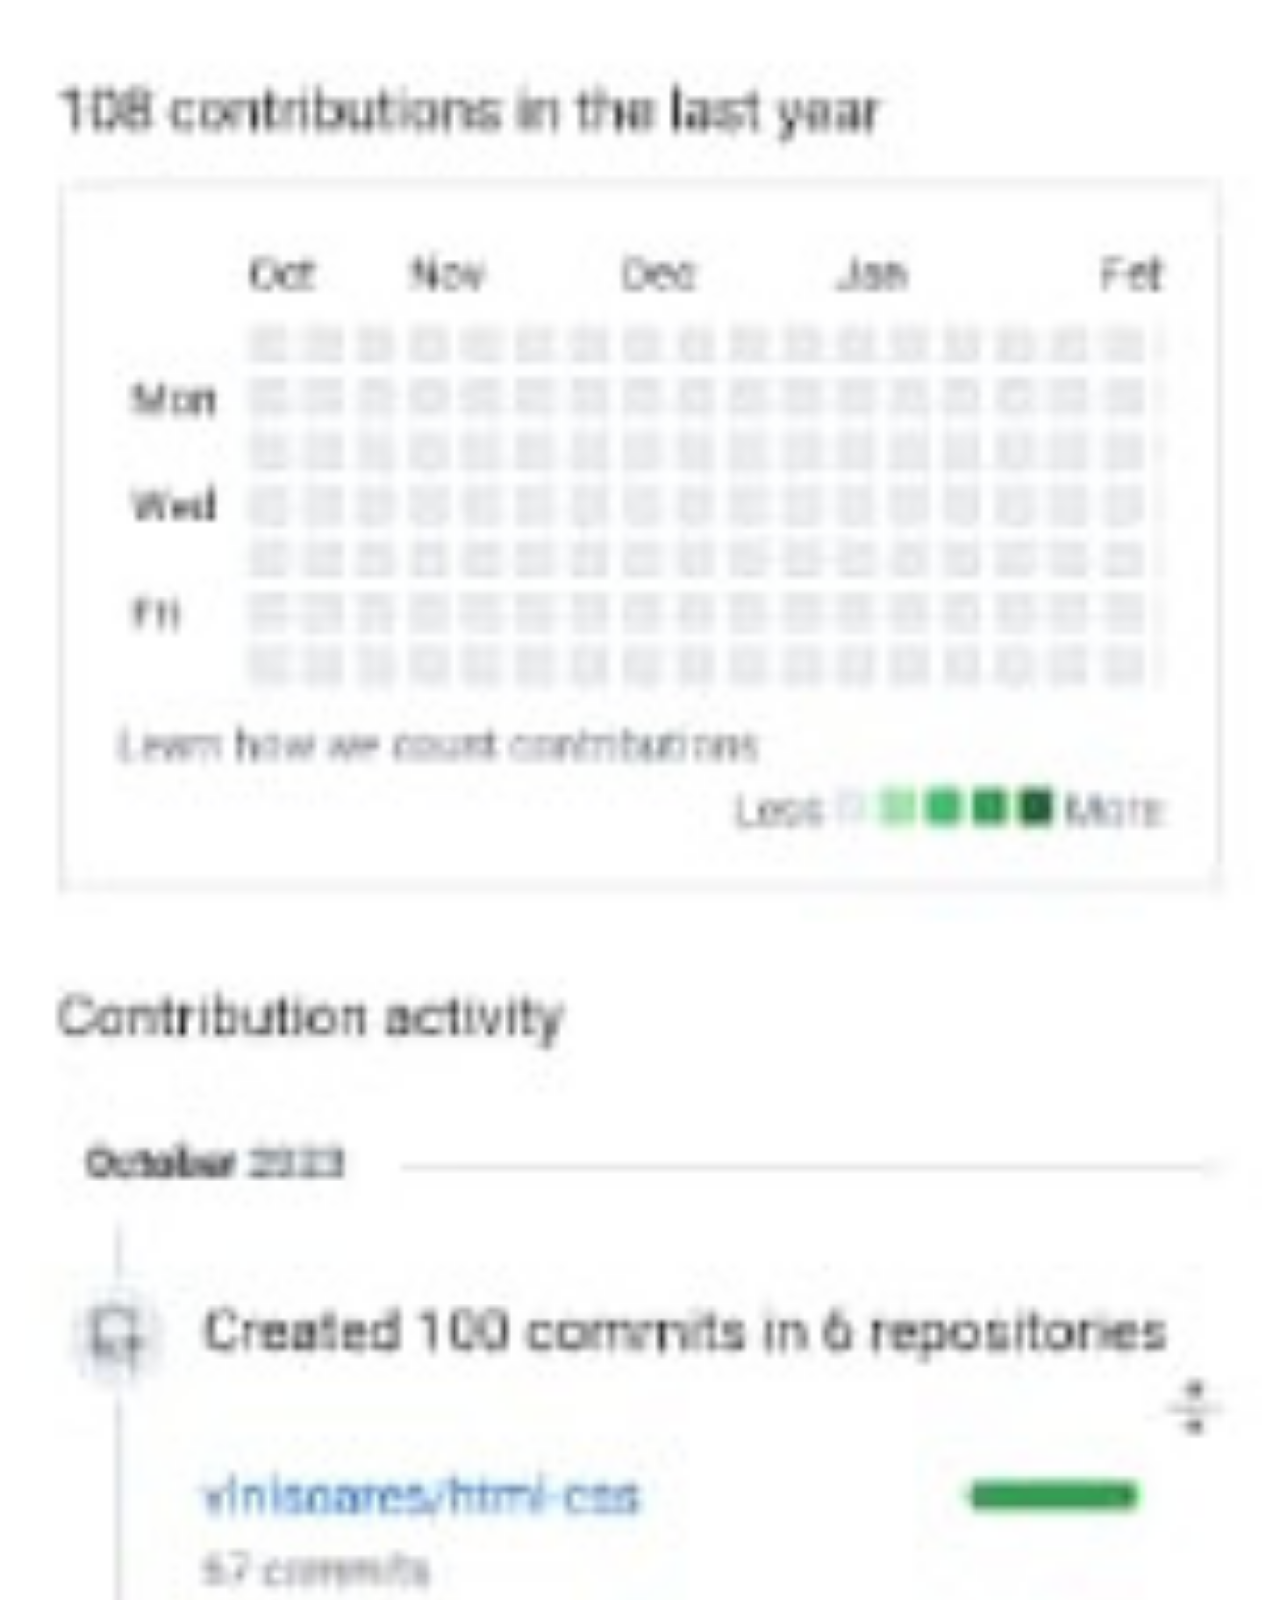
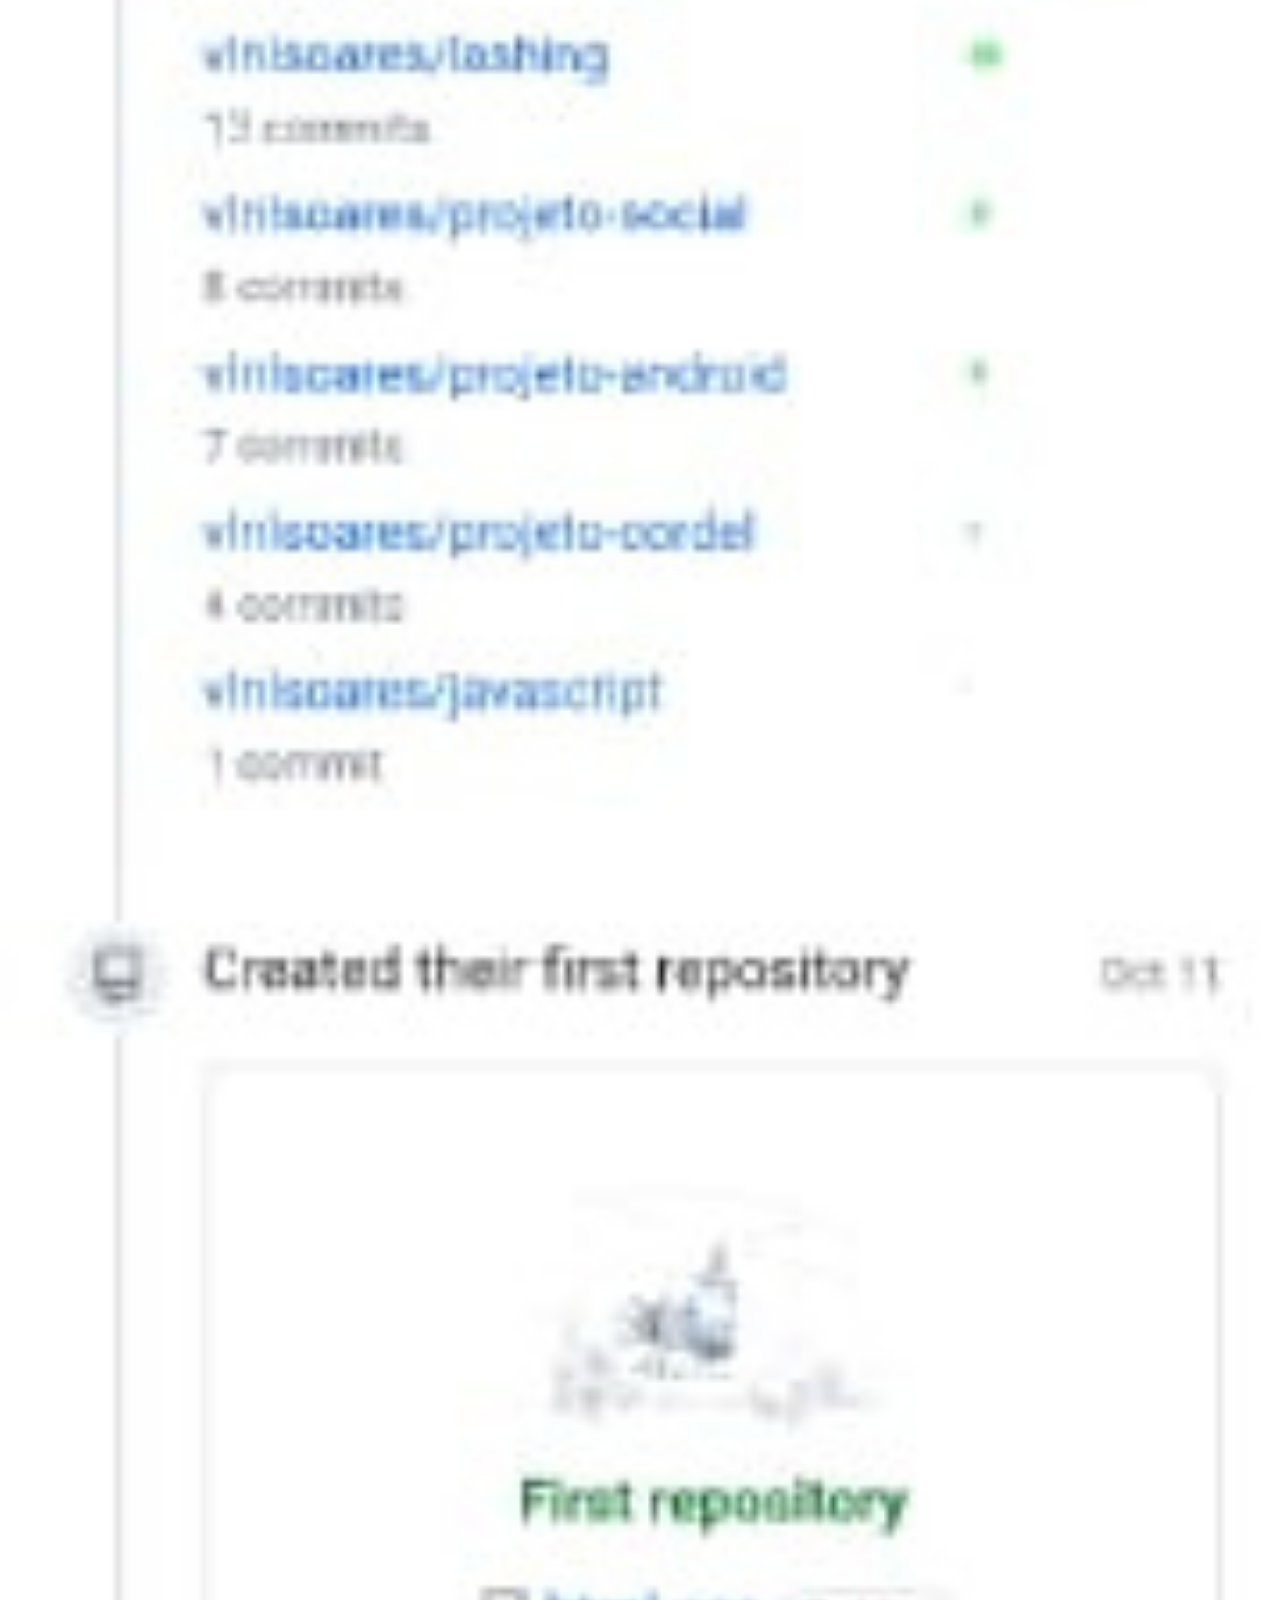
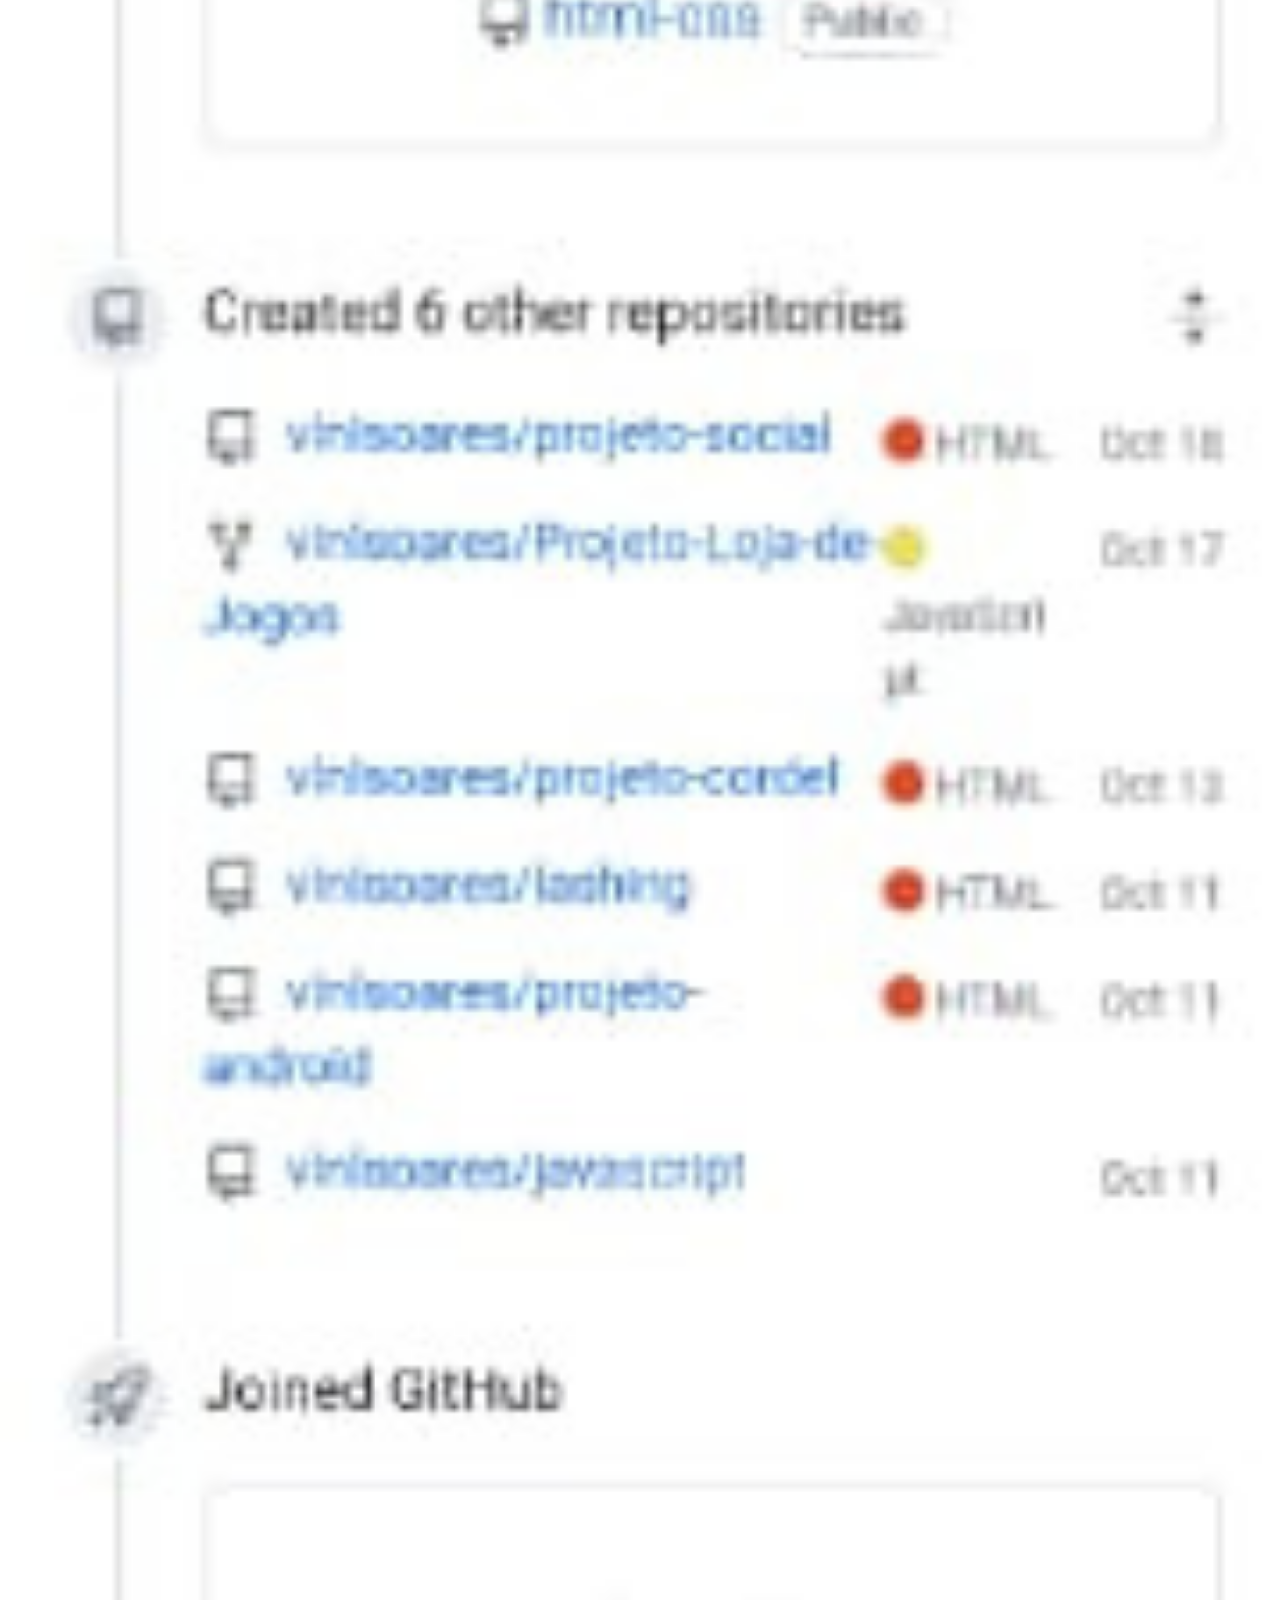
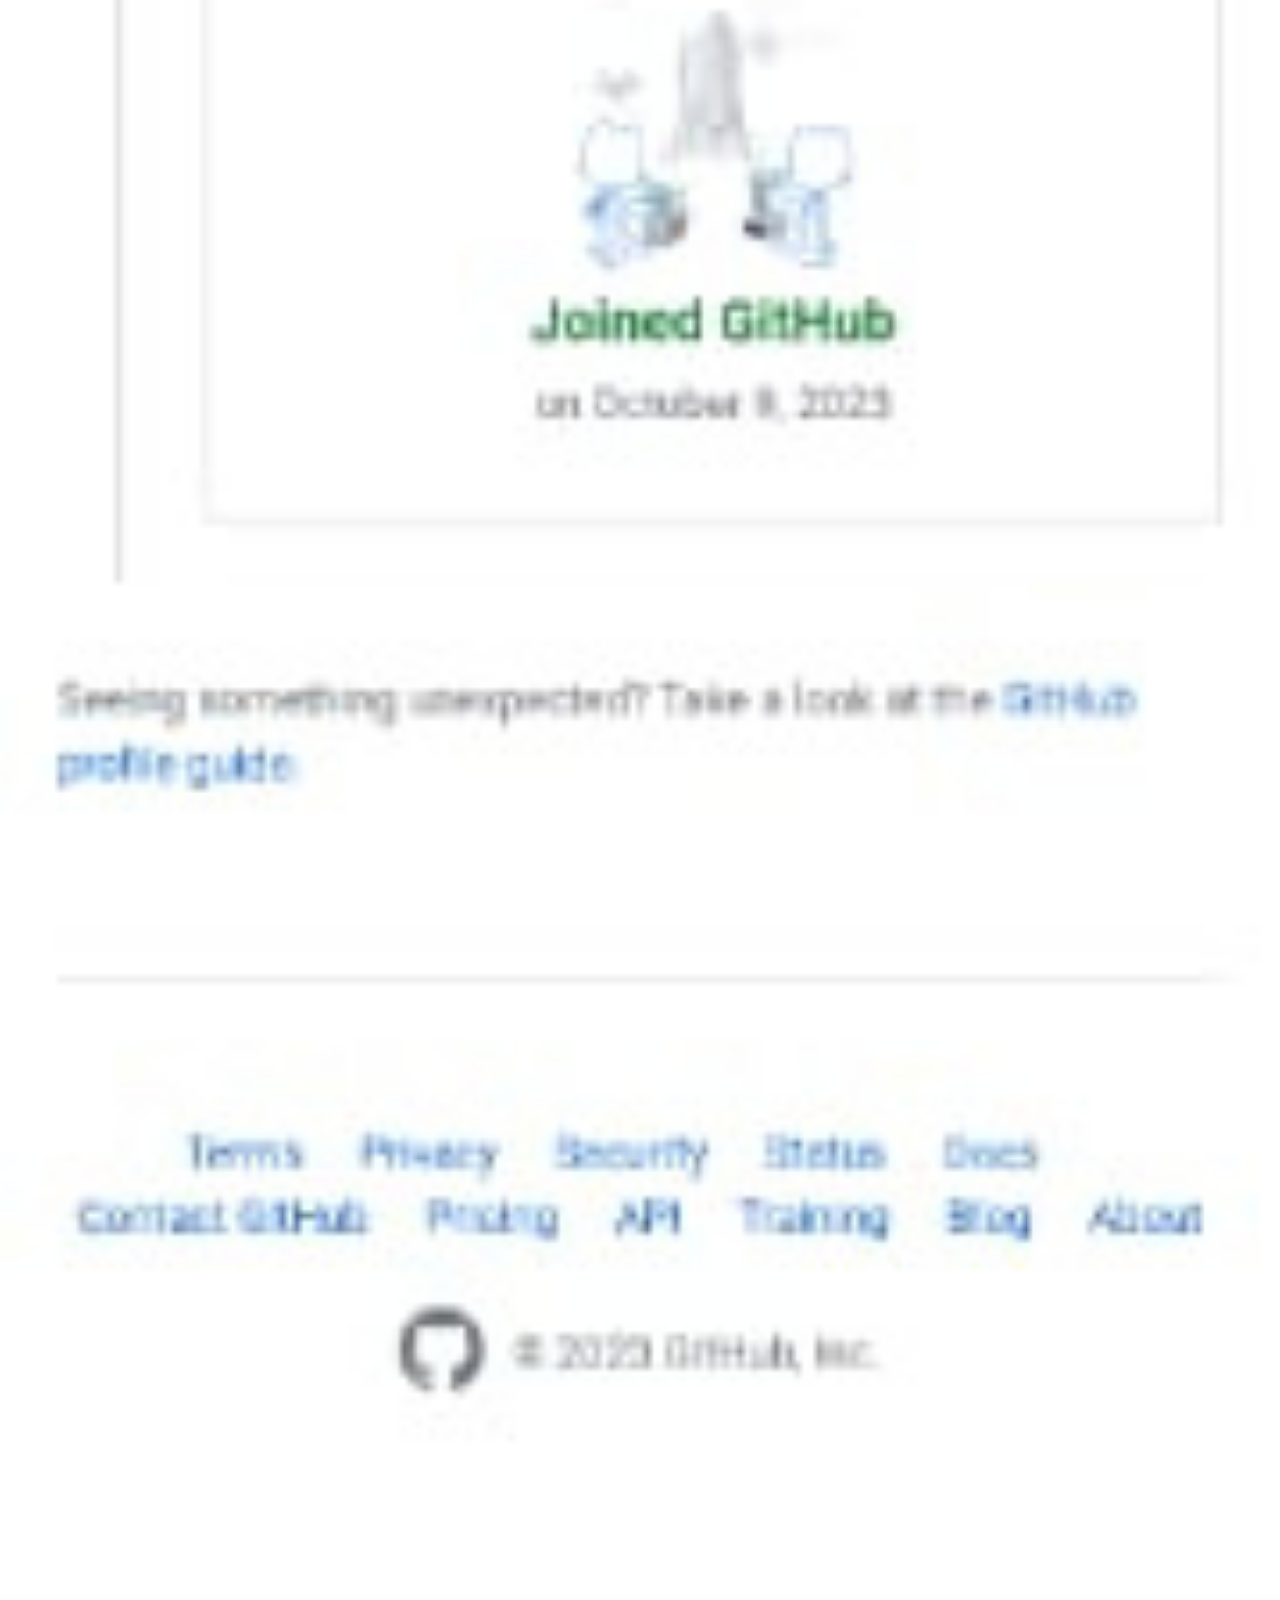
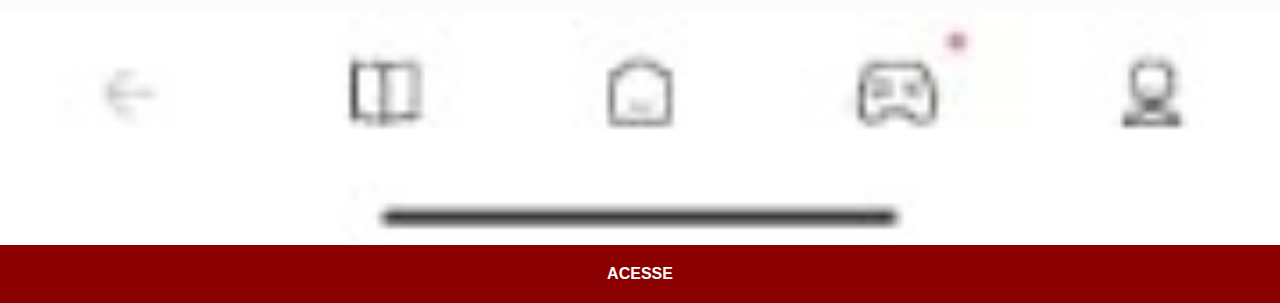
<file: github.html>
<!DOCTYPE html>
<html lang="pt-br">

<head>
    <meta charset="UTF-8">
    <meta name="viewport" content="width=device-width, initial-scale=1.0">
    <title>Github</title>
    <link rel="stylesheet" href="estilos/social.css">
</head>

<body>
    <img src="imagens/tela-github.jpg" alt="Github">
    <a href="https://github.com/vlnlsoares" target="_blank">ACESSE</a>
</body>

</html>
</file>
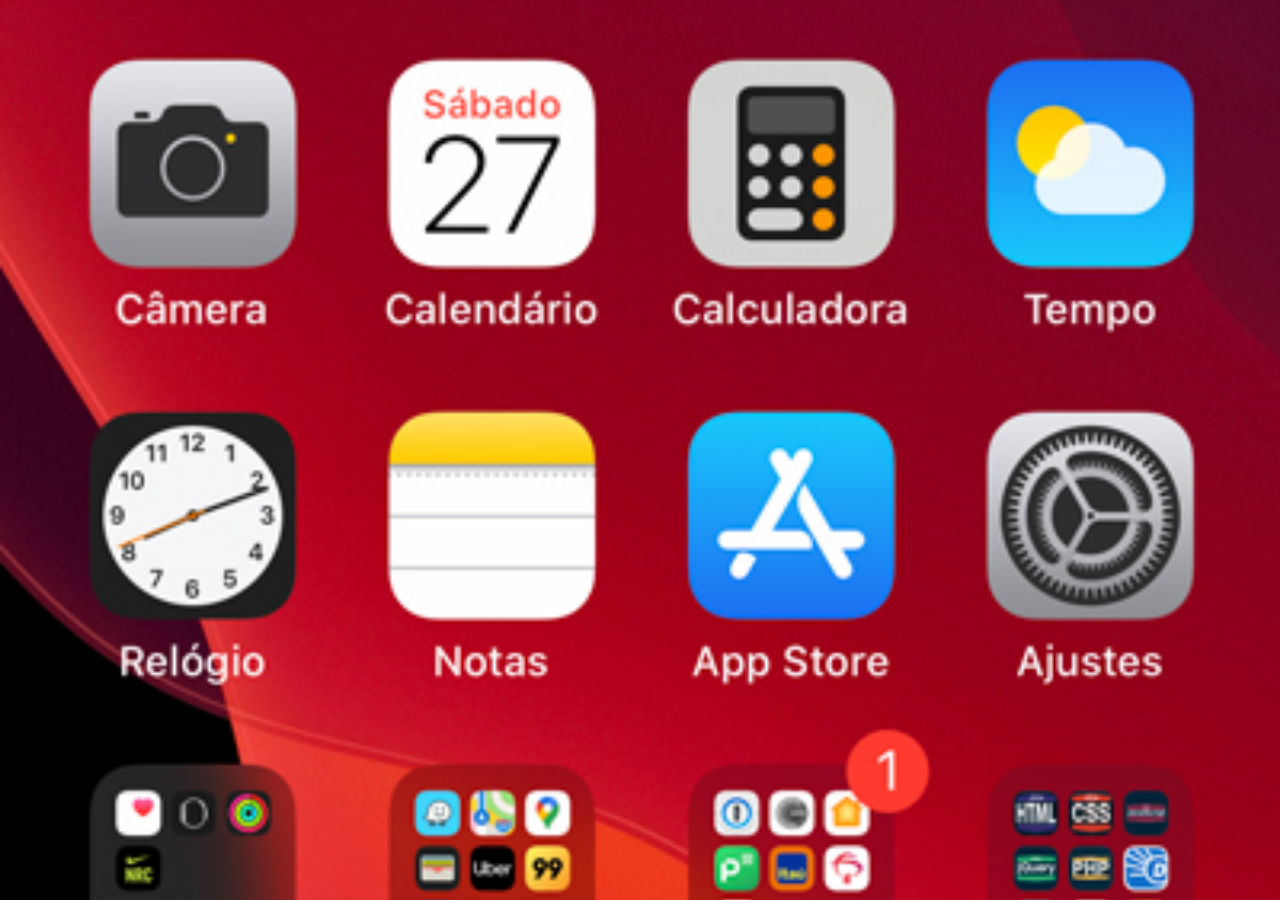
<file: home.html>
<!DOCTYPE html>
<html lang="pt-br">

<head>
    <meta charset="UTF-8">
    <meta name="viewport" content="width=device-width, initial-scale=1.0">
    <title>Home</title>
    <style>
        * {
            margin: 0px;
            padding: 0px;
        }

        body {
            width: 100vw;
            height: 100vh;
            background: black url('imagens/tela-home.jpg') no-repeat top center;
            background-size: cover;
        }
    </style>
</head>

<body>

</body>

</html>
</file>
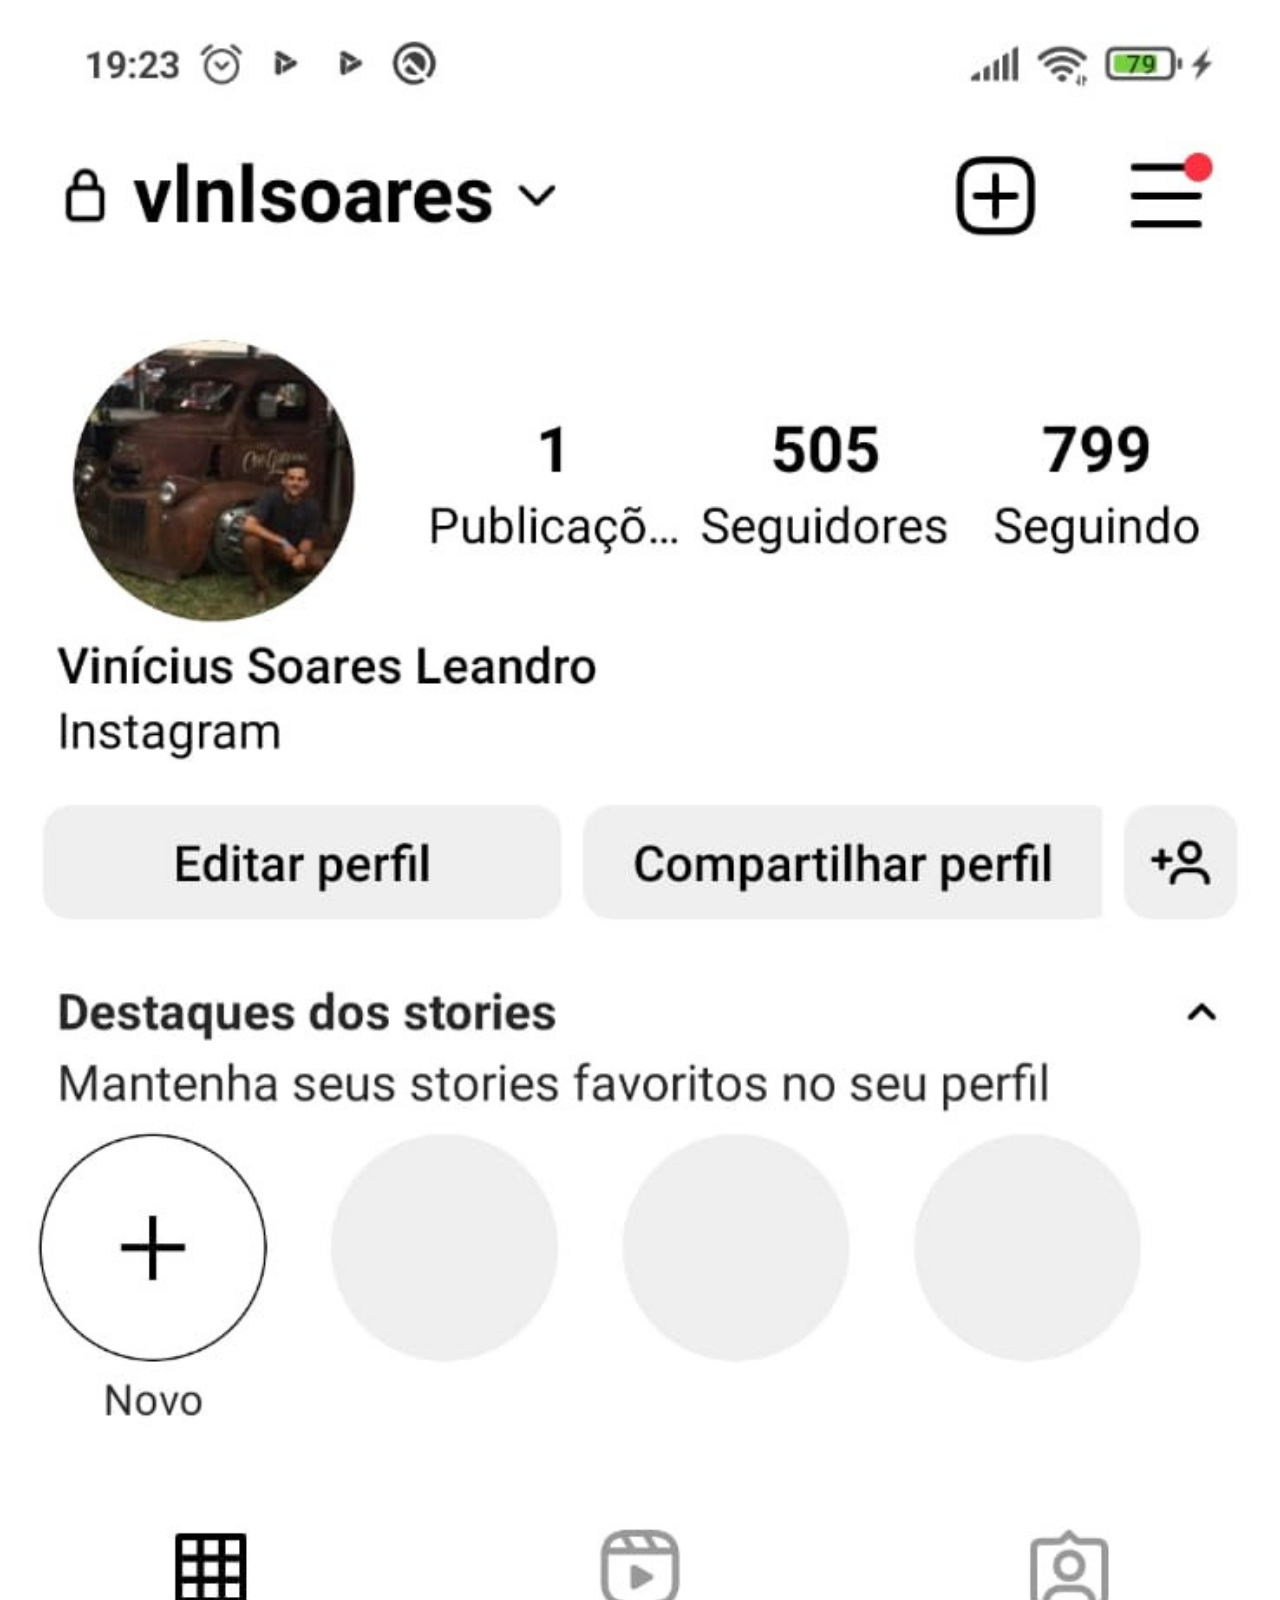
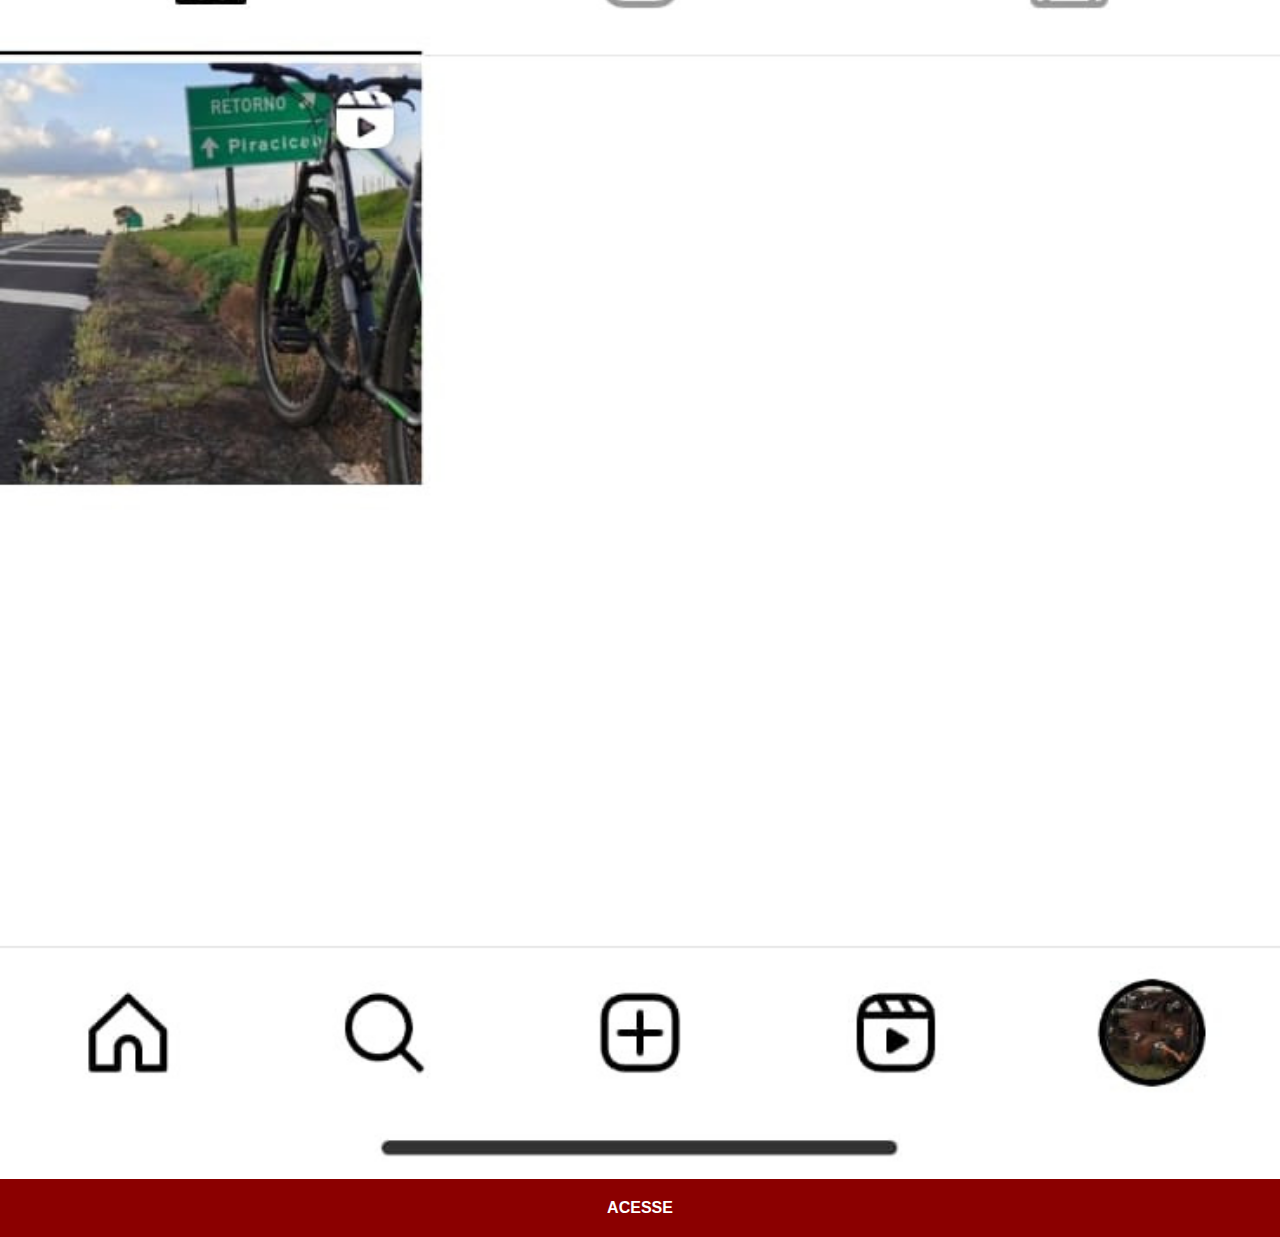
<file: instagram.html>
<!DOCTYPE html>
<html lang="pt-br">
<head>
    <meta charset="UTF-8">
    <meta name="viewport" content="width=device-width, initial-scale=1.0">
    <title>Instagram</title>
    <link rel="stylesheet" href="estilos/social.css">
</head>
<body>
    <img src="imagens/tela-instagram.jpg" alt="Instagram">
    <a href="https://www.instagram.com/vlnlsoares/">ACESSE</a>
</body>
</html>
</file>
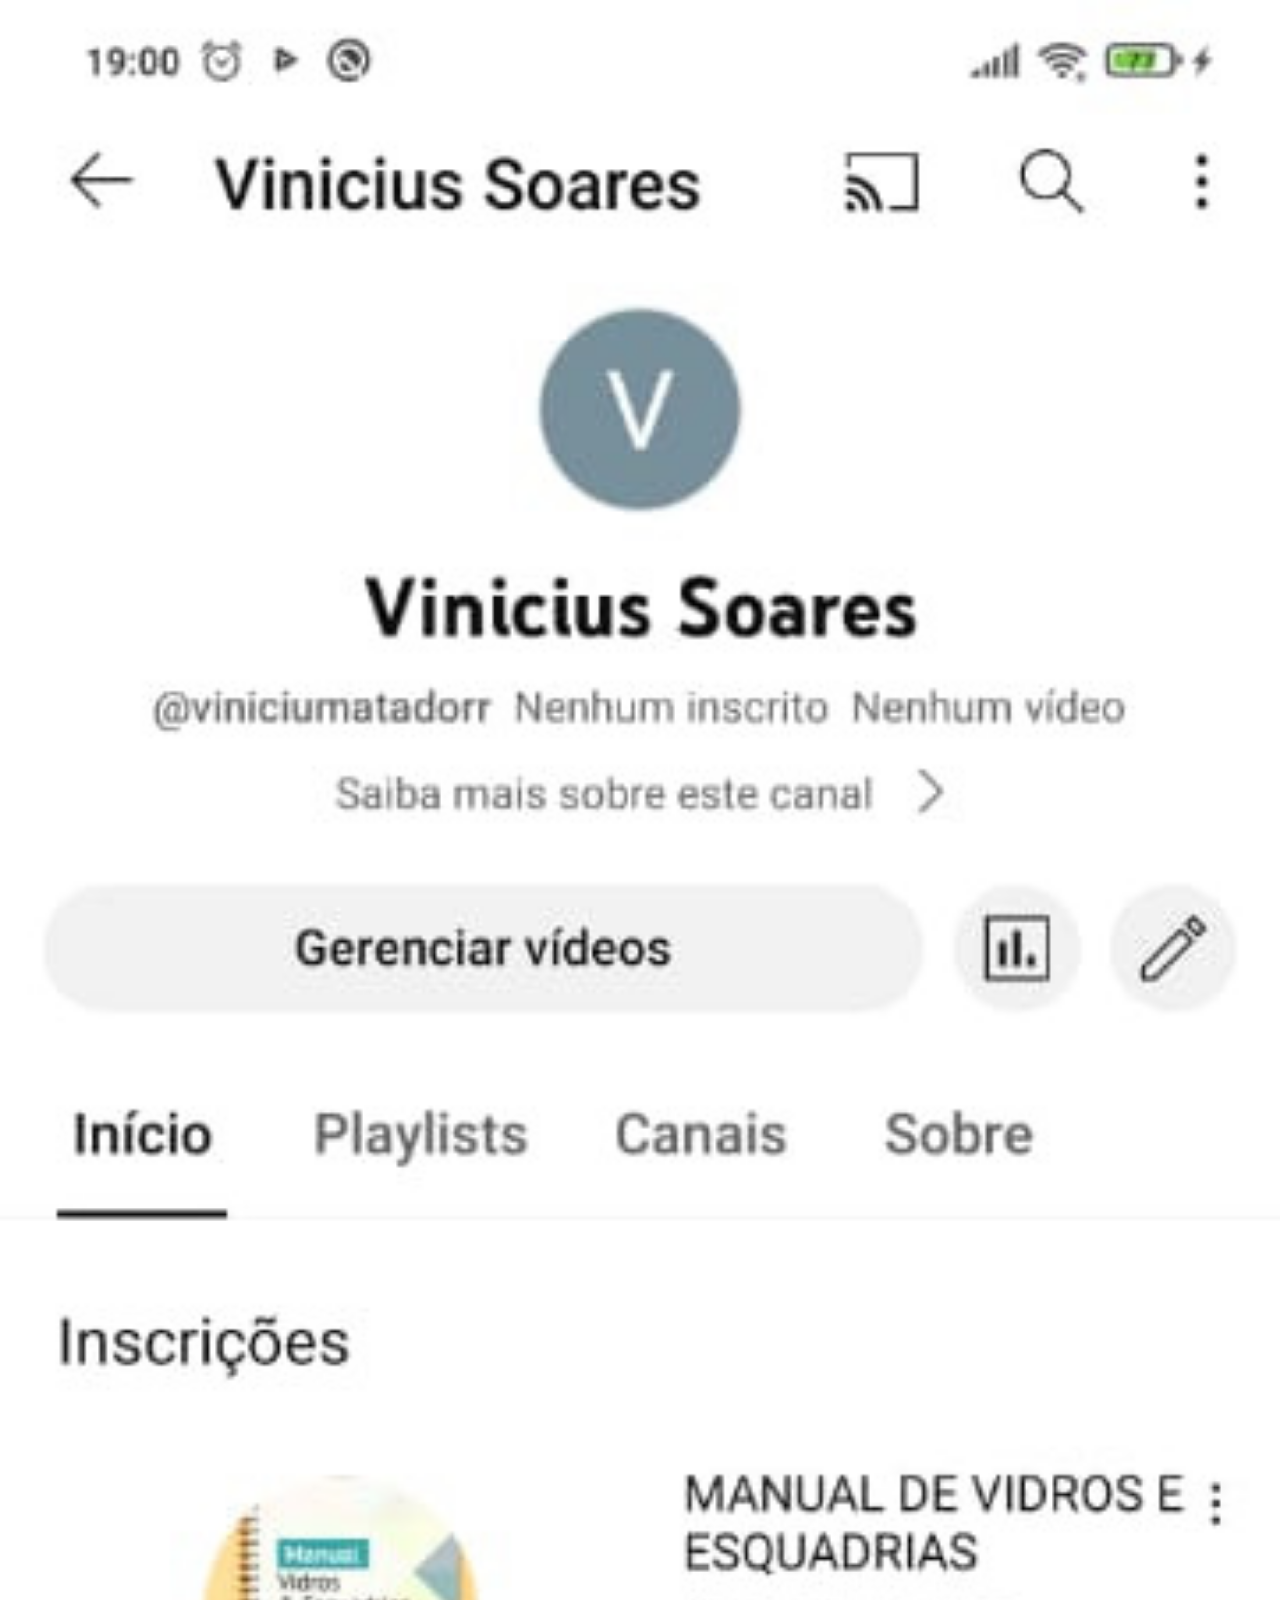
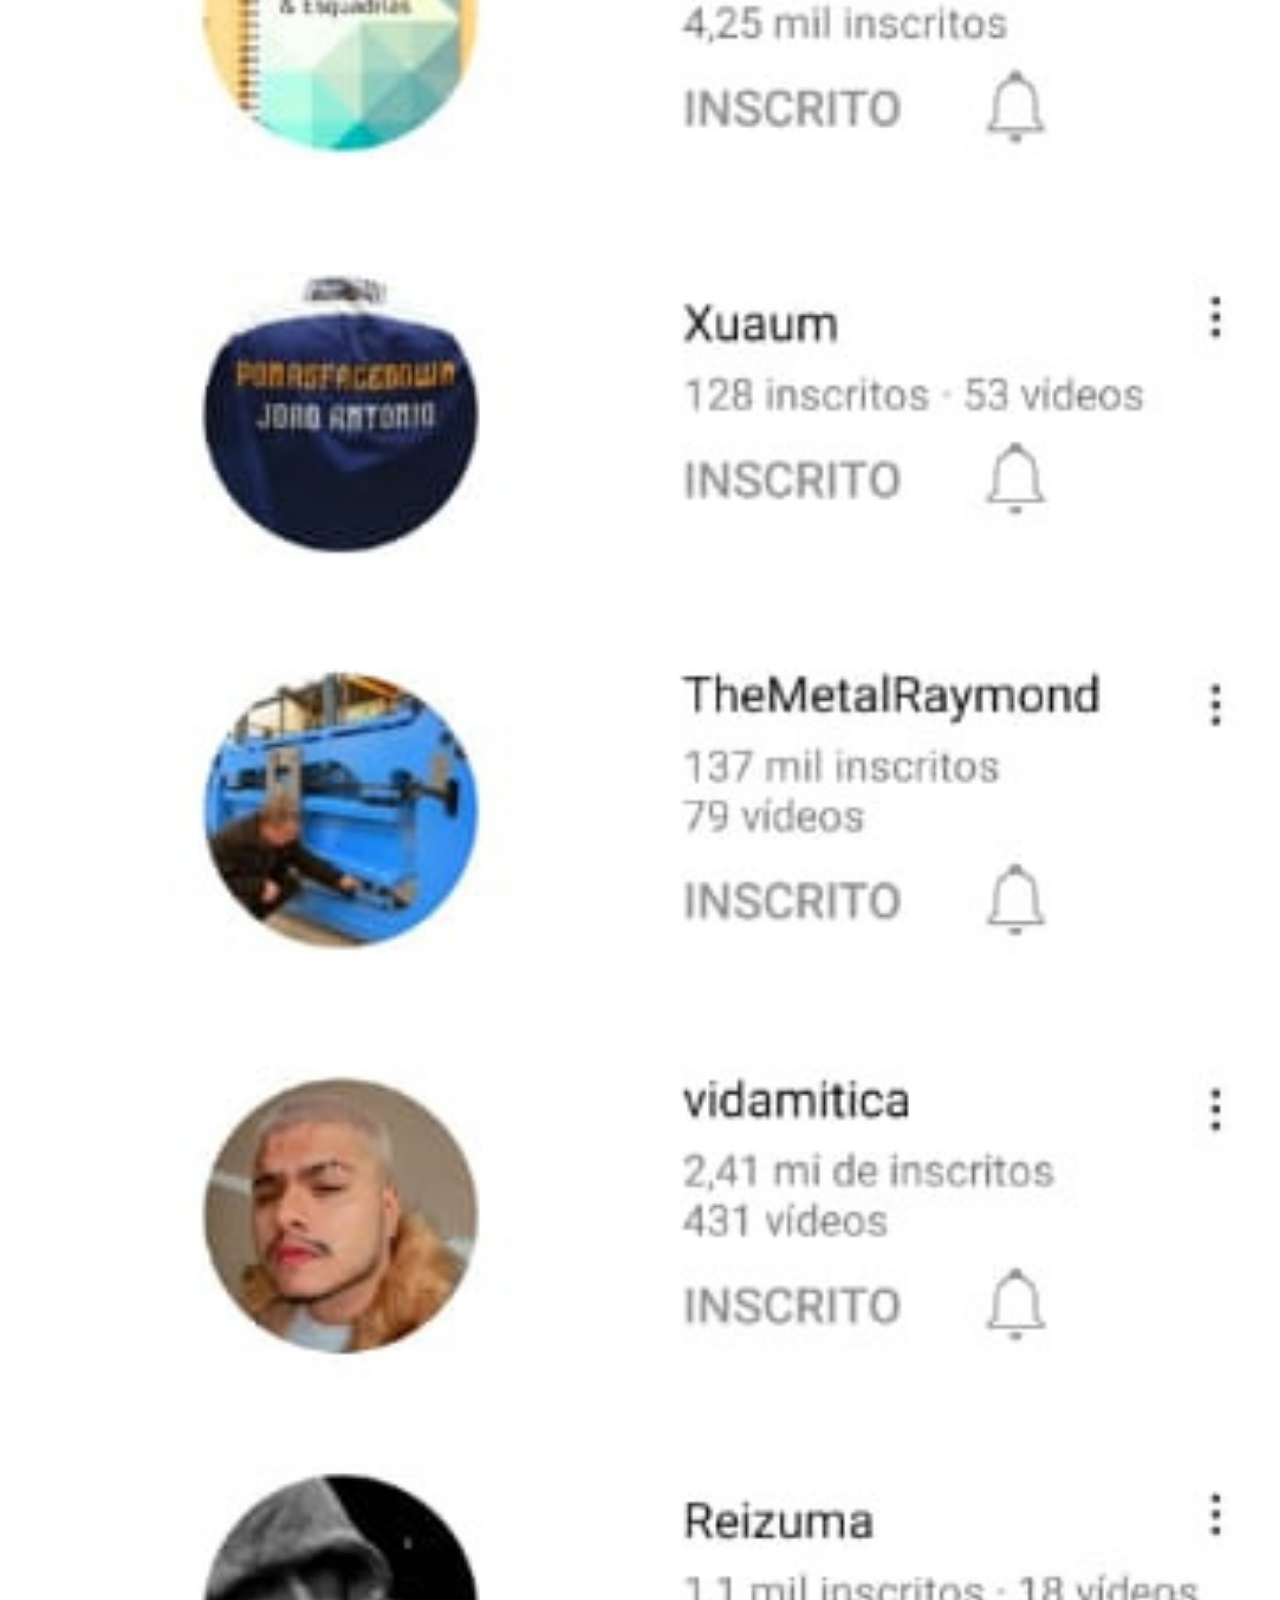
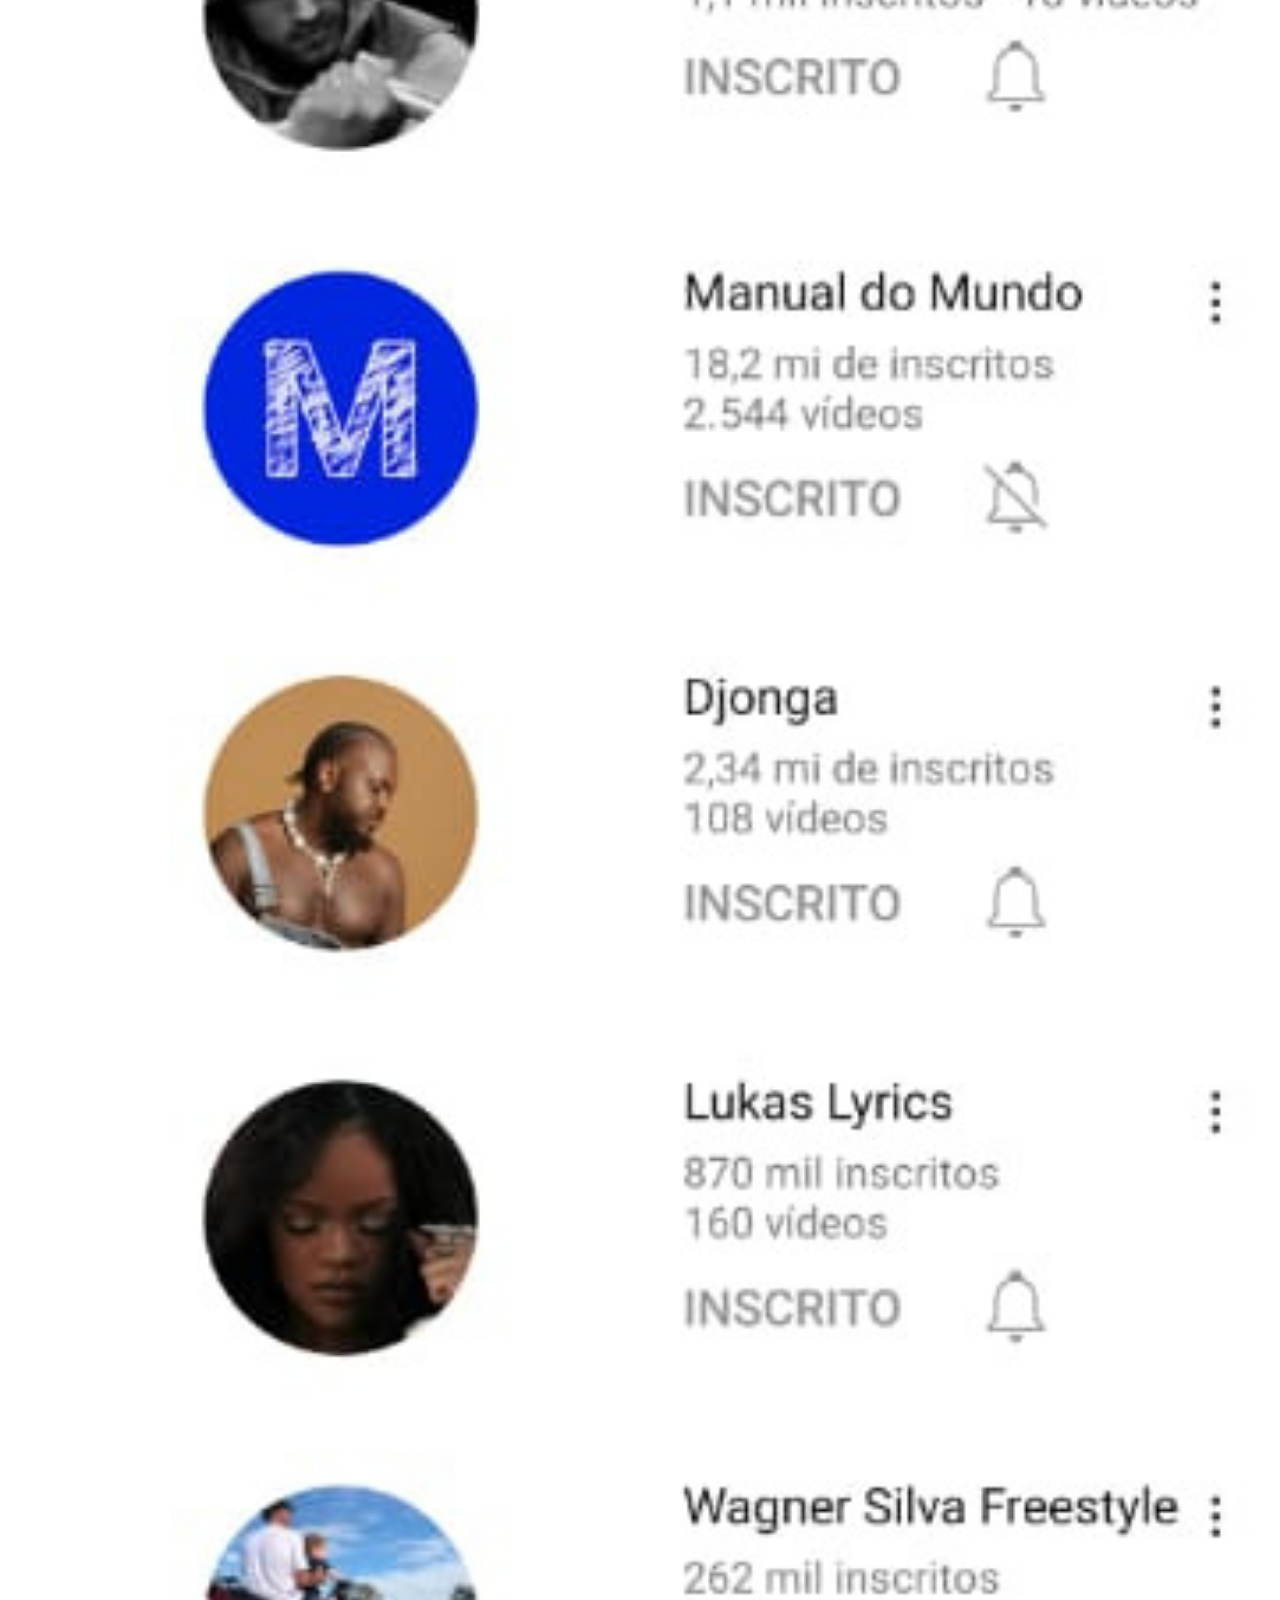
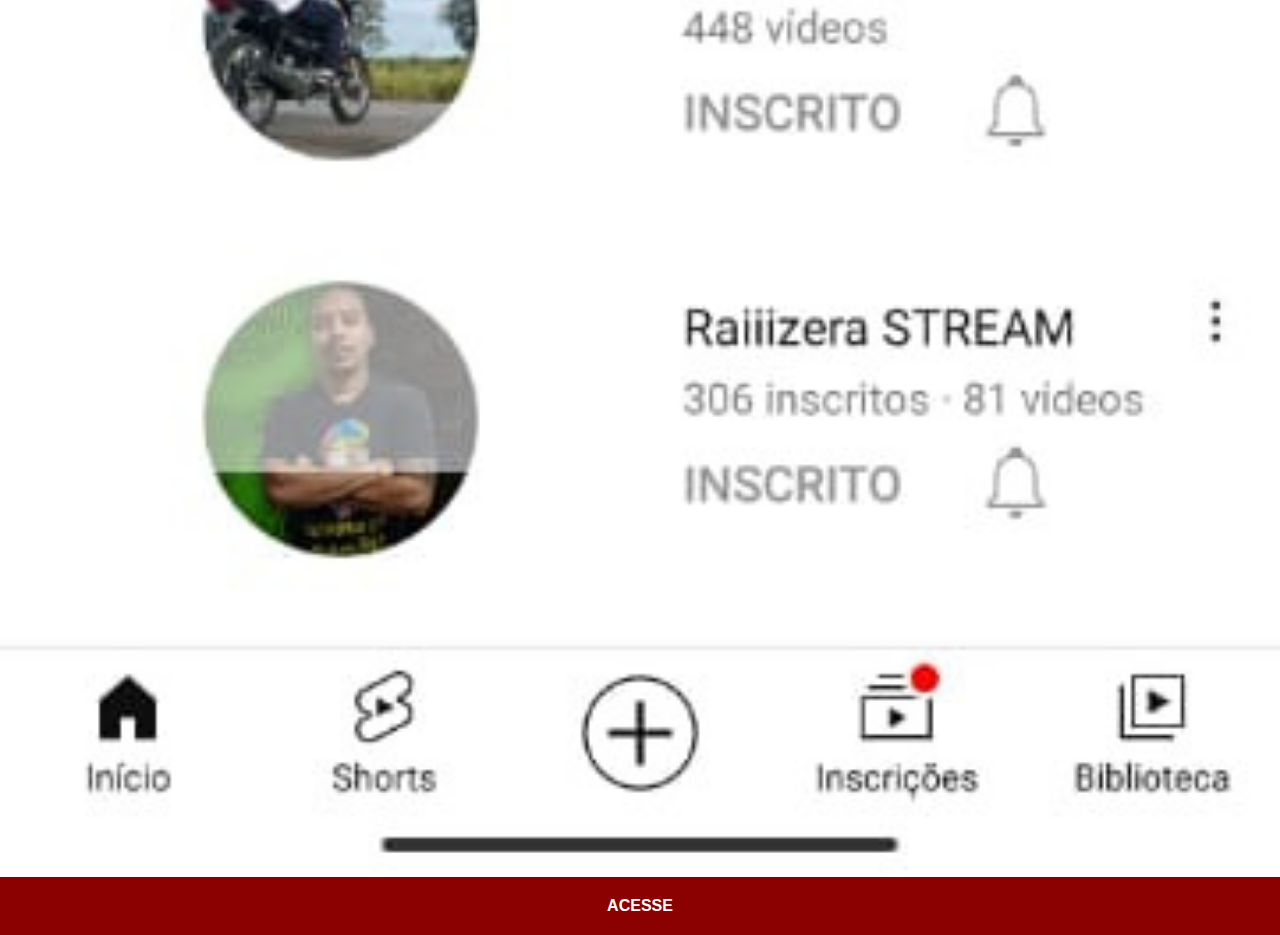
<file: youtube.html>
<!DOCTYPE html>
<html lang="pt-br">

<head>
    <meta charset="UTF-8">
    <meta name="viewport" content="width=device-width, initial-scale=1.0">
    <title>Youtube</title>
    <link rel="stylesheet" href="estilos/social.css">
</head>

<body>
    <img src="imagens/tela-youtube.jpg" alt="Youtube">
    <a href="https://www.youtube.com/channel/UCK1i9o7Vr7Nhc-CpLZfiqPw" target="_blank">ACESSE</a>
</body>

</html>
</file>
<file: estilos/style.css>
@charset "UTF-8";

* {
    margin: 0px;
    padding: 0px;
    font-family: Arial, Helvetica, sans-serif;
}

html,
body {
    height: 100vh;
    width: 100vw;
    background-color: black;
}

body {
    background: url('../imagens/fundo-madeira.jpg') no-repeat top center;
    background-size: cover;
    background-attachment: fixed;
}

main {
    position: relative;
    height: 100vh;

}

section#telefone {
    position: absolute;
    top: 50%;
    left: 50%;
    transform: translate(-50%, -50%);

    height: 627px;
    width: 311px;
    background: url('../imagens/frame-iphone.png') no-repeat;
}

iframe#tela {
    position: relative;
    top: 80px;
    left: 22px;
    width: 266px;
    height: 471px;
}

section#redes-sociais {
    text-align: right;
}

section#redes-sociais img {
    width: 50px;
    margin: 10px;
    border-radius: 50%;
    box-shadow: 2px 2px 5px rgba(0, 0, 0, 0.400);
    box-sizing: border-box;
}

section#redes-sociais img:hover {
    border: 2px solid rgba(255, 255, 255, 0.646);
    transform: translate(-3px, -3px);
    box-shadow: 5px 5px 10px rgba(0, 0, 0, 0.632);
    transition: transform .3s, border .4s;
}
</file>
<file: estilos/social.css>
@charset "UTF-8";

* {
    margin: 0px;
    padding: 0px;
    font-family: Arial, Helvetica, sans-serif;
}

::-webkit-scrollbar {
    width: 0px;
    height: 0px;
}

img {
    width: 100vw;
}

a {
    display: block;
    background-color: darkred;
    color: white;
    padding: 20px;
    text-align: center;
    font-weight: bold;
    text-decoration: none;

}

a:hover {
    background-color: red;
}
</file>
